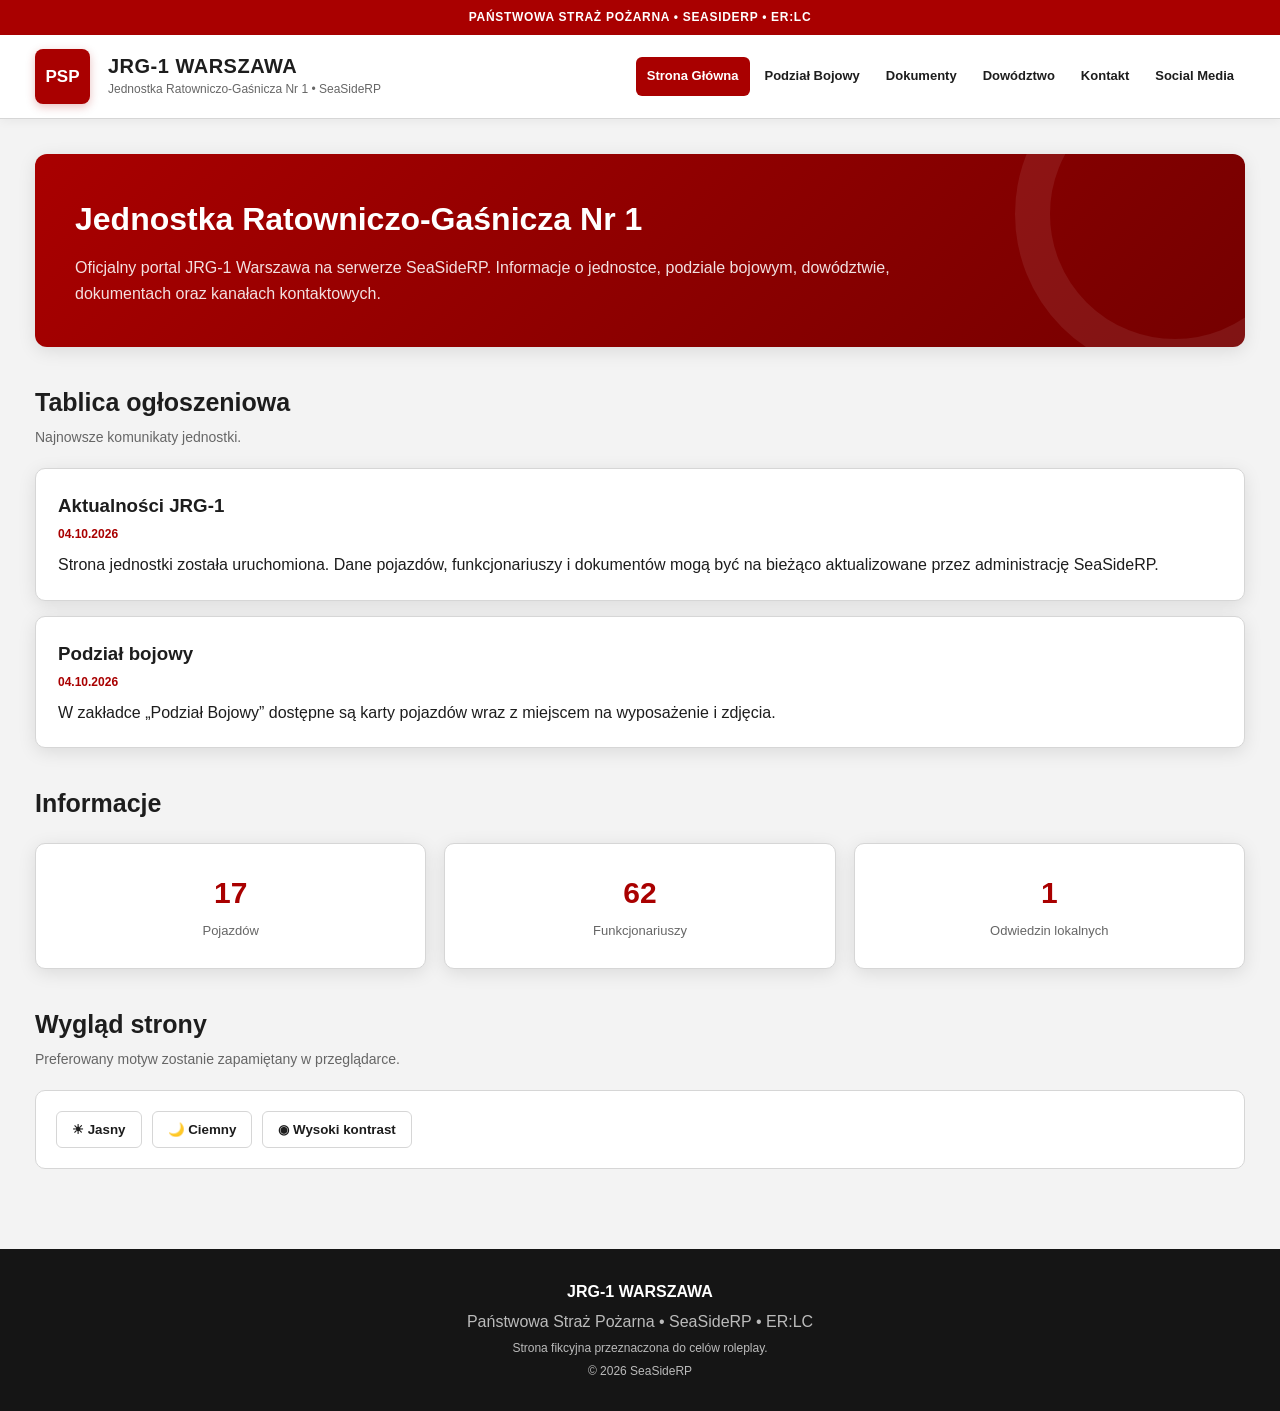
<file: index.html>
<!DOCTYPE html>
<html lang="pl"><head><meta charset="UTF-8"><meta name="viewport" content="width=device-width,initial-scale=1.0">
<title>Strona Główna | JRG-1 Warszawa | SeaSideRP</title><link rel="stylesheet" href="style.css"></head>
<body>
<div class="topbar">PAŃSTWOWA STRAŻ POŻARNA • SEASIDERP • ER:LC</div>
<header class="header"><div class="header-inner">
  <a class="logo" href="index.html">PSP</a>
  <div class="brand"><h1>JRG-1 WARSZAWA</h1><p>Jednostka Ratowniczo-Gaśnicza Nr 1 • SeaSideRP</p></div>
  <nav class="nav"><a class="active" href="index.html">Strona Główna</a><a class="" href="wozy.html">Podział Bojowy</a><a class="" href="dokumenty.html">Dokumenty</a><a class="" href="dowodztwo.html">Dowództwo</a><a class="" href="kontakt.html">Kontakt</a><a class="" href="social.html">Social Media</a></nav>
</div></header><main class="container">
<section class="hero">
<h2>Jednostka Ratowniczo-Gaśnicza Nr 1</h2>
<p>Oficjalny portal JRG-1 Warszawa na serwerze SeaSideRP. Informacje o jednostce, podziale bojowym, dowództwie, dokumentach oraz kanałach kontaktowych.</p>
</section>
<div class="section-head"><h2>Tablica ogłoszeniowa</h2><p>Najnowsze komunikaty jednostki.</p></div>
<div class="notice card"><h3>Aktualności JRG-1</h3><div class="date">04.10.2026</div><p>Strona jednostki została uruchomiona. Dane pojazdów, funkcjonariuszy i dokumentów mogą być na bieżąco aktualizowane przez administrację SeaSideRP.</p></div>
<div class="notice card"><h3>Podział bojowy</h3><div class="date">04.10.2026</div><p>W zakładce „Podział Bojowy” dostępne są karty pojazdów wraz z miejscem na wyposażenie i zdjęcia.</p></div>
<div class="section-head"><h2>Informacje</h2></div>
<div class="stats">
<div class="stat card"><b>17</b><span>Pojazdów</span></div>
<div class="stat card"><b>62</b><span>Funkcjonariuszy</span></div>
<div class="stat card"><b id="visitCounter">0</b><span>Odwiedzin lokalnych</span></div>
</div>
<div class="section-head"><h2>Wygląd strony</h2><p>Preferowany motyw zostanie zapamiętany w przeglądarce.</p></div>
<div class="theme-box"><button onclick="setTheme('light')">☀ Jasny</button><button onclick="setTheme('dark')">🌙 Ciemny</button><button onclick="setTheme('contrast')">◉ Wysoki kontrast</button></div>
</main>
<footer class="footer">
  <strong>JRG-1 WARSZAWA</strong>
  <p>Państwowa Straż Pożarna • SeaSideRP • ER:LC</p>
  <p class="small">Strona fikcyjna przeznaczona do celów roleplay.</p>
  <p class="small">© 2026 SeaSideRP</p>
</footer>

<script>
function setTheme(theme){
  document.body.classList.remove("dark","contrast");
  if(theme==="dark") document.body.classList.add("dark");
  if(theme==="contrast") document.body.classList.add("contrast");
  localStorage.setItem("jrgTheme",theme);
}
const savedTheme=localStorage.getItem("jrgTheme");
if(savedTheme) setTheme(savedTheme);

function toggleVehicle(el){el.classList.toggle("open");}

function updateVisits(){
  let visits=parseInt(localStorage.getItem("jrgVisits")||"0",10)+1;
  localStorage.setItem("jrgVisits",visits);
  const counter=document.getElementById("visitCounter");
  if(counter) counter.textContent=visits.toLocaleString("pl-PL");
}
document.addEventListener("DOMContentLoaded",updateVisits);
</script>
</body></html>
</file>
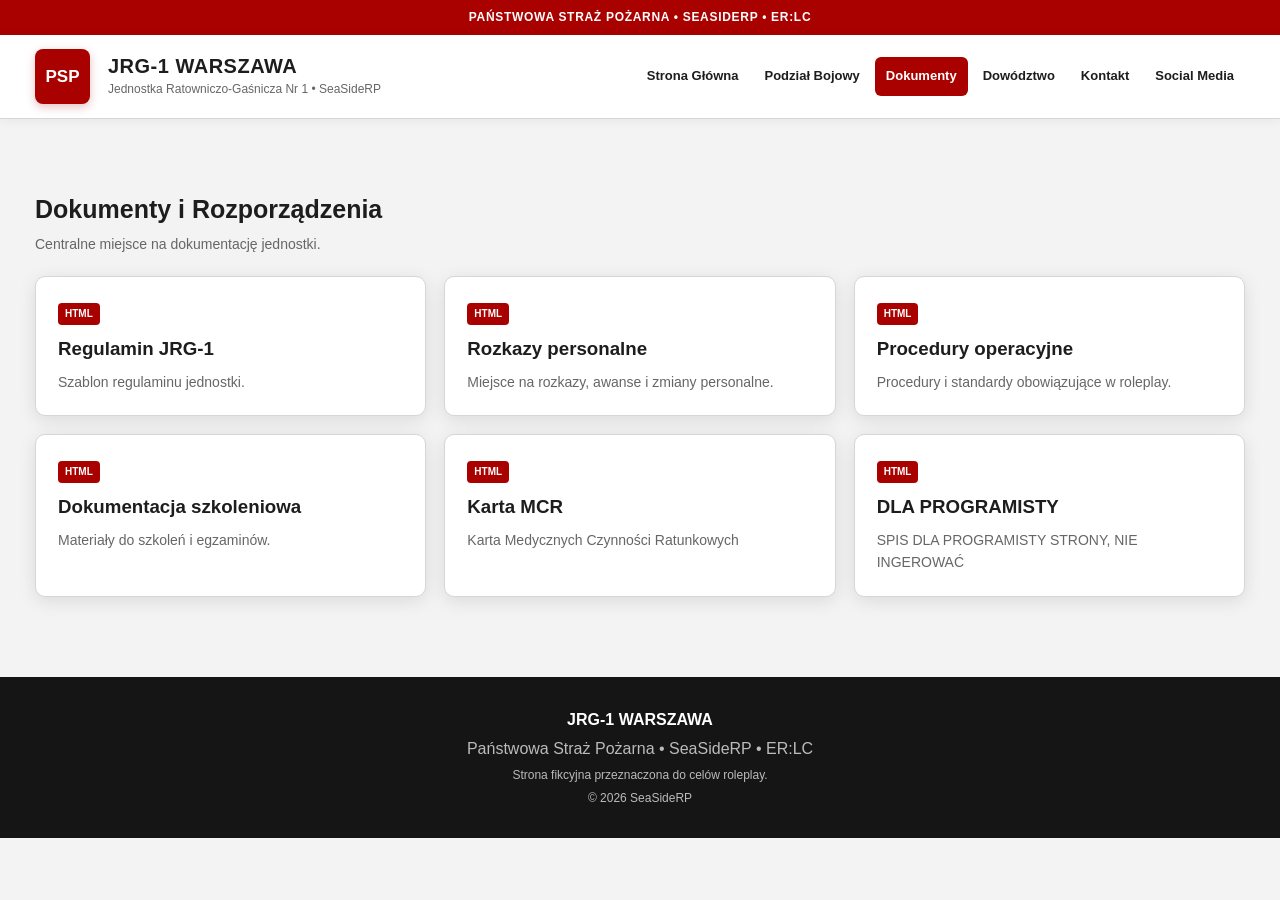
<file: dokumenty.html>
<!DOCTYPE html>
<html lang="pl"><head><meta charset="UTF-8"><meta name="viewport" content="width=device-width,initial-scale=1.0">
<title>Dokumenty i Rozporządzenia | JRG-1 Warszawa | SeaSideRP</title><link rel="stylesheet" href="style.css"></head>
<body>
<div class="topbar">PAŃSTWOWA STRAŻ POŻARNA • SEASIDERP • ER:LC</div>
<header class="header"><div class="header-inner">
  <a class="logo" href="index.html">PSP</a>
  <div class="brand"><h1>JRG-1 WARSZAWA</h1><p>Jednostka Ratowniczo-Gaśnicza Nr 1 • SeaSideRP</p></div>
  <nav class="nav"><a class="" href="index.html">Strona Główna</a><a class="" href="wozy.html">Podział Bojowy</a><a class="active" href="dokumenty.html">Dokumenty</a><a class="" href="dowodztwo.html">Dowództwo</a><a class="" href="kontakt.html">Kontakt</a><a class="" href="social.html">Social Media</a></nav>
</div></header><main class="container">
<div class="section-head"><h2>Dokumenty i Rozporządzenia</h2><p>Centralne miejsce na dokumentację jednostki.</p></div>
<div class="grid">
<a class="doc card link-card" href="#"><span class="badge">HTML</span><h3>Regulamin JRG-1</h3><p>Szablon regulaminu jednostki.</p></a>
<a class="doc card link-card" href="#"><span class="badge">HTML</span><h3>Rozkazy personalne</h3><p>Miejsce na rozkazy, awanse i zmiany personalne.</p></a>
<a class="doc card link-card" href="#"><span class="badge">HTML</span><h3>Procedury operacyjne</h3><p>Procedury i standardy obowiązujące w roleplay.</p></a>
<a class="doc card link-card" href="#"><span class="badge">HTML</span><h3>Dokumentacja szkoleniowa</h3><p>Materiały do szkoleń i egzaminów.</p></a>
<a class="doc card link-card" href="https://forms.gle/JNkUQW671bywEdc57"><span class="badge">HTML</span><h3>Karta MCR</h3><p>Karta Medycznych Czynności Ratunkowych</p></a>
<a class="doc card link-card" href="#"><span class="badge">HTML</span><h3>DLA PROGRAMISTY</h3><p>SPIS DLA PROGRAMISTY STRONY, NIE INGEROWAĆ</p></a>
</div>
</main>
<footer class="footer">
  <strong>JRG-1 WARSZAWA</strong>
  <p>Państwowa Straż Pożarna • SeaSideRP • ER:LC</p>
  <p class="small">Strona fikcyjna przeznaczona do celów roleplay.</p>
  <p class="small">© 2026 SeaSideRP</p>
</footer>

<script>
function setTheme(theme){
  document.body.classList.remove("dark","contrast");
  if(theme==="dark") document.body.classList.add("dark");
  if(theme==="contrast") document.body.classList.add("contrast");
  localStorage.setItem("jrgTheme",theme);
}
const savedTheme=localStorage.getItem("jrgTheme");
if(savedTheme) setTheme(savedTheme);

function toggleVehicle(el){el.classList.toggle("open");}

function updateVisits(){
  let visits=parseInt(localStorage.getItem("jrgVisits")||"0",10)+1;
  localStorage.setItem("jrgVisits",visits);
  const counter=document.getElementById("visitCounter");
  if(counter) counter.textContent=visits.toLocaleString("pl-PL");
}
document.addEventListener("DOMContentLoaded",updateVisits);
</script>
</body></html>
</file>
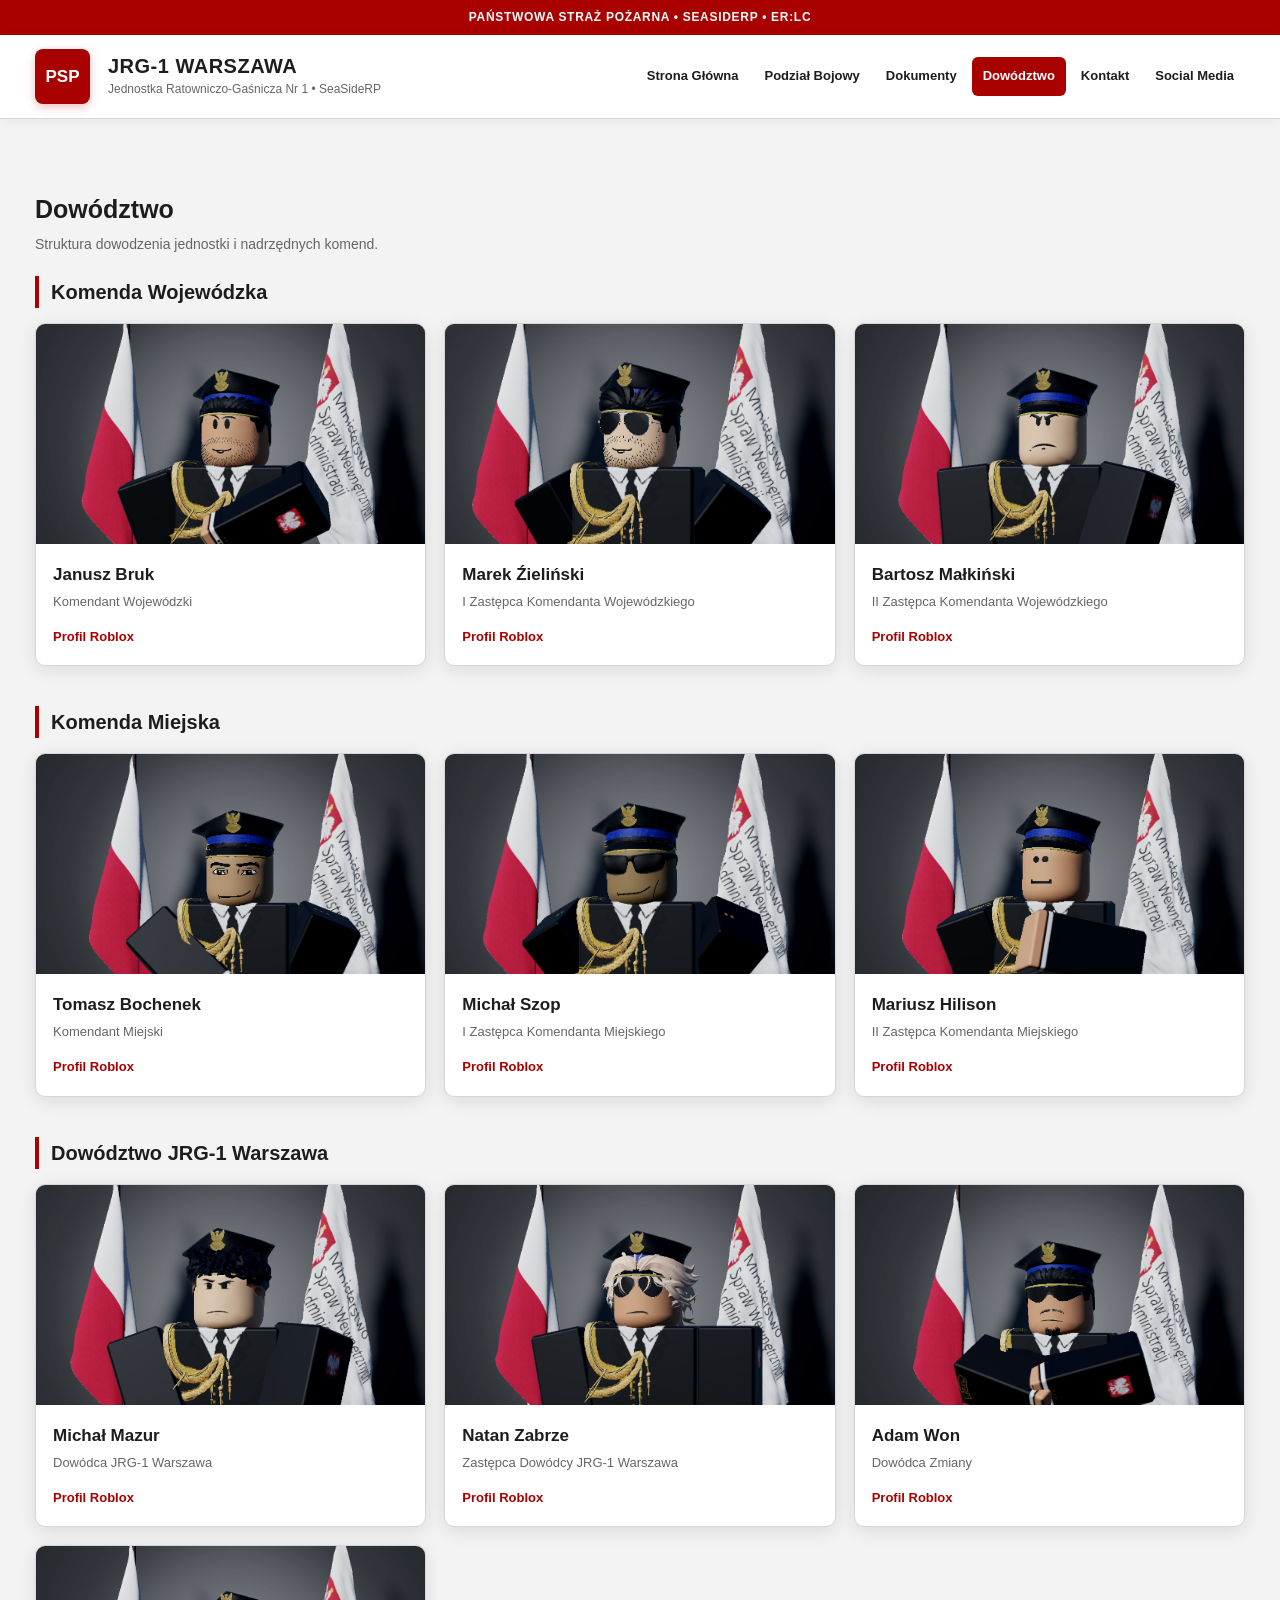
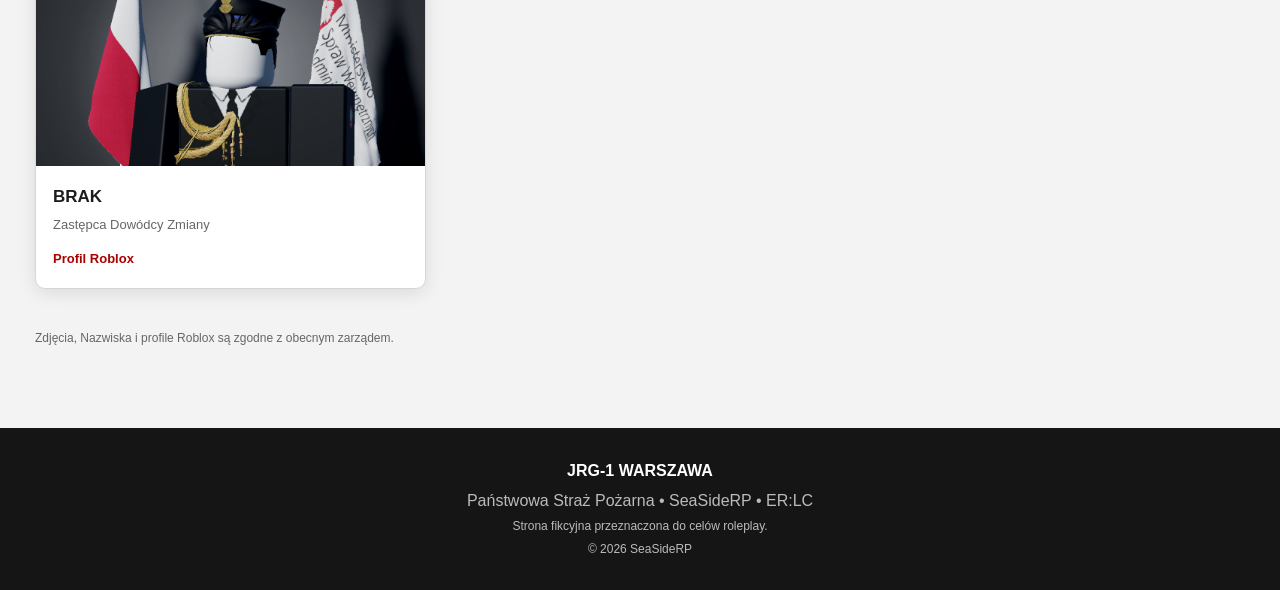
<file: dowodztwo.html>
<!DOCTYPE html>
<html lang="pl"><head><meta charset="UTF-8"><meta name="viewport" content="width=device-width,initial-scale=1.0">
<title>Dowództwo JRG-1 | JRG-1 Warszawa | SeaSideRP</title><link rel="stylesheet" href="style.css"></head>
<body>
<div class="topbar">PAŃSTWOWA STRAŻ POŻARNA • SEASIDERP • ER:LC</div>
<header class="header"><div class="header-inner">
  <a class="logo" href="index.html">PSP</a>
  <div class="brand"><h1>JRG-1 WARSZAWA</h1><p>Jednostka Ratowniczo-Gaśnicza Nr 1 • SeaSideRP</p></div>
  <nav class="nav"><a class="" href="index.html">Strona Główna</a><a class="" href="wozy.html">Podział Bojowy</a><a class="" href="dokumenty.html">Dokumenty</a><a class="active" href="dowodztwo.html">Dowództwo</a><a class="" href="kontakt.html">Kontakt</a><a class="" href="social.html">Social Media</a></nav>
</div></header><main class="container">
<div class="section-head"><h2>Dowództwo</h2><p>Struktura dowodzenia jednostki i nadrzędnych komend.</p></div>
<div class="command-group"><h3>Komenda Wojewódzka</h3><div class="grid"><div class="person card"><img src="nazako.png" alt="Komendant Wojewódzki"><div class="person-info"><h4>Janusz Bruk</h4><p>Komendant Wojewódzki</p><a class="roblox" href="https://www.roblox.com/users/487912028/profile" target="_blank">Profil Roblox</a></div></div><div class="person card"><img src="radziu.png" alt="I Zastępca Komendanta Wojewódzkiego"><div class="person-info"><h4>Marek Źieliński</h4><p>I Zastępca Komendanta Wojewódzkiego</p><a class="roblox" href="https://www.roblox.com/users/4297946060/profile" target="_blank">Profil Roblox</a></div></div><div class="person card"><img src="dzban.png" alt="II Zastępca Komendanta Wojewódzkiego"><div class="person-info"><h4>Bartosz Małkiński</h4><p>II Zastępca Komendanta Wojewódzkiego</p><a class="roblox" href="https://www.roblox.com/users/912828349/profile" target="_blank">Profil Roblox</a></div></div>
</div></div>
<div class="command-group"><h3>Komenda Miejska</h3><div class="grid"><div class="person card"><img src="bochen.png" alt="Komendant Miejski"><div class="person-info"><h4>Tomasz Bochenek</h4><p>Komendant Miejski</p><a class="roblox" href="https://www.roblox.com/users/3157273788/profile" target="_blank">Profil Roblox</a></div></div><div class="person card"><img src="karol.png" alt="I Zastępca Komendanta Miejskiego"><div class="person-info"><h4>Michał Szop</h4><p>I Zastępca Komendanta Miejskiego</p><a class="roblox" href="https://www.roblox.com/users/2250505492/profile" target="_blank">Profil Roblox</a></div></div><div class="person card"><img src="krycha.png" alt="II Zastępca Komendanta Miejskiego"><div class="person-info"><h4>Mariusz Hilison</h4><p>II Zastępca Komendanta Miejskiego</p><a class="roblox" href="https://www.roblox.com/users/3171853586/profile" target="_blank">Profil Roblox</a></div></div>
</div></div>
<div class="command-group"><h3>Dowództwo JRG-1 Warszawa</h3><div class="grid"><div class="person card"><img src="michalm.png" alt="Dowódca JRG-1 Warszawa"><div class="person-info"><h4>Michał Mazur</h4><p>Dowódca JRG-1 Warszawa</p><a class="roblox" href="https://www.roblox.com/users/4723096197/profile" target="_blank">Profil Roblox</a></div></div><div class="person card"><img src="natan.png" alt="Zastępca Dowódcy JRG-1 Warszawa"><div class="person-info"><h4>Natan Zabrze</h4><p>Zastępca Dowódcy JRG-1 Warszawa</p><a class="roblox" href="https://www.roblox.com/users/2206827518/profile" target="_blank">Profil Roblox</a></div></div><div class="person card"><img src="won.png" alt="Dowódca Zmiany"><div class="person-info"><h4>Adam Won</h4><p>Dowódca Zmiany</p><a class="roblox" href="https://www.roblox.com/users/1239873371/profile" target="_blank">Profil Roblox</a></div></div><div class="person card"><img src="puste.png" alt="Zastępca Dowódcy Zmiany"><div class="person-info"><h4>BRAK</h4><p>Zastępca Dowódcy Zmiany</p><a class="roblox" href="#" target="_blank">Profil Roblox</a></div></div>
</div></div>
<p class="small">Zdjęcia, Nazwiska i profile Roblox są zgodne z obecnym zarządem.</p>
</main>
<footer class="footer">
  <strong>JRG-1 WARSZAWA</strong>
  <p>Państwowa Straż Pożarna • SeaSideRP • ER:LC</p>
  <p class="small">Strona fikcyjna przeznaczona do celów roleplay.</p>
  <p class="small">© 2026 SeaSideRP</p>
</footer>

<script>
function setTheme(theme){
  document.body.classList.remove("dark","contrast");
  if(theme==="dark") document.body.classList.add("dark");
  if(theme==="contrast") document.body.classList.add("contrast");
  localStorage.setItem("jrgTheme",theme);
}
const savedTheme=localStorage.getItem("jrgTheme");
if(savedTheme) setTheme(savedTheme);

function toggleVehicle(el){el.classList.toggle("open");}

function updateVisits(){
  let visits=parseInt(localStorage.getItem("jrgVisits")||"0",10)+1;
  localStorage.setItem("jrgVisits",visits);
  const counter=document.getElementById("visitCounter");
  if(counter) counter.textContent=visits.toLocaleString("pl-PL");
}
document.addEventListener("DOMContentLoaded",updateVisits);
</script>
</body></html>
</file>
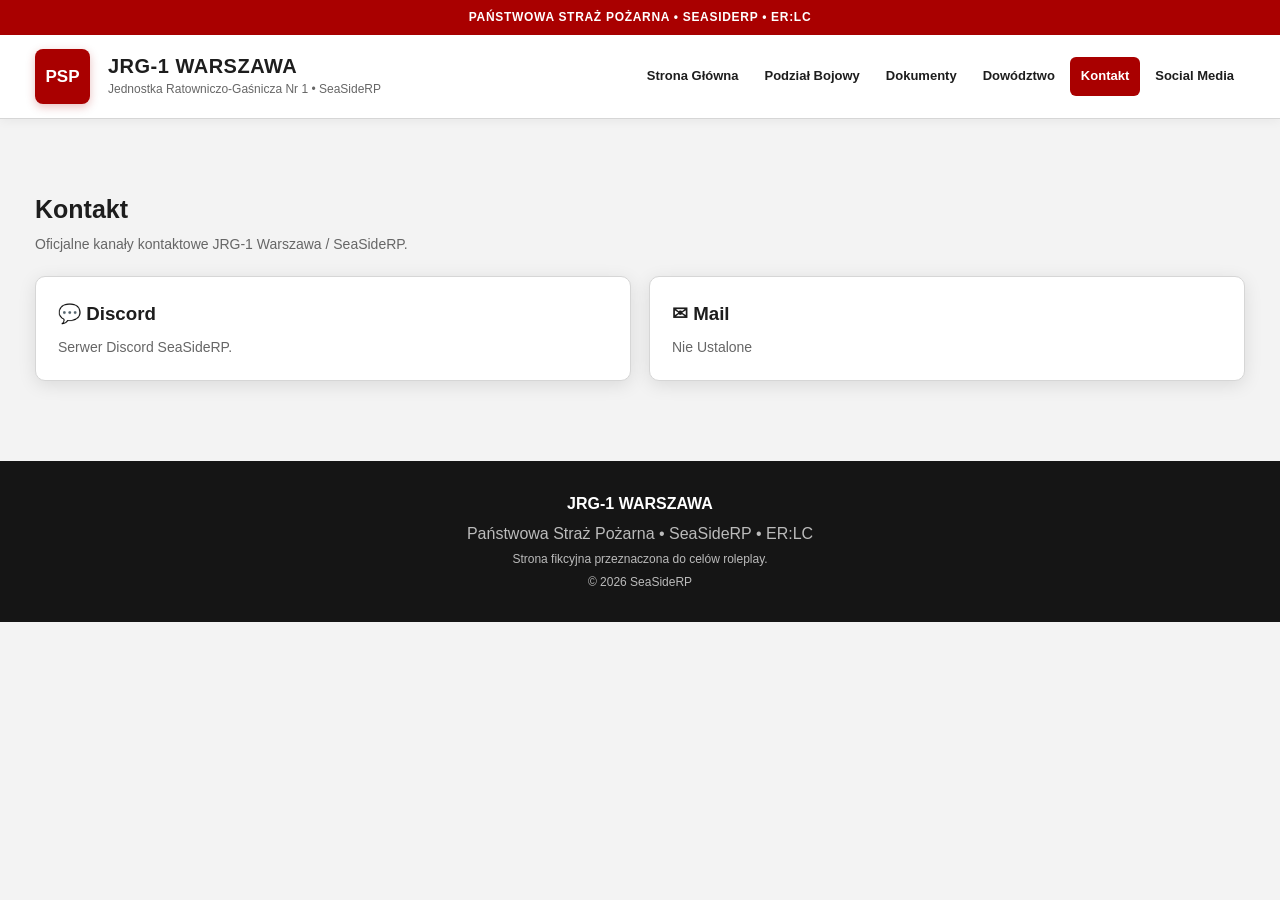
<file: kontakt.html>
<!DOCTYPE html>
<html lang="pl"><head><meta charset="UTF-8"><meta name="viewport" content="width=device-width,initial-scale=1.0">
<title>Kontakt | JRG-1 Warszawa | SeaSideRP</title><link rel="stylesheet" href="style.css"></head>
<body>
<div class="topbar">PAŃSTWOWA STRAŻ POŻARNA • SEASIDERP • ER:LC</div>
<header class="header"><div class="header-inner">
  <a class="logo" href="index.html">PSP</a>
  <div class="brand"><h1>JRG-1 WARSZAWA</h1><p>Jednostka Ratowniczo-Gaśnicza Nr 1 • SeaSideRP</p></div>
  <nav class="nav"><a class="" href="index.html">Strona Główna</a><a class="" href="wozy.html">Podział Bojowy</a><a class="" href="dokumenty.html">Dokumenty</a><a class="" href="dowodztwo.html">Dowództwo</a><a class="active" href="kontakt.html">Kontakt</a><a class="" href="social.html">Social Media</a></nav>
</div></header><main class="container">
<div class="section-head"><h2>Kontakt</h2><p>Oficjalne kanały kontaktowe JRG-1 Warszawa / SeaSideRP.</p></div>
<div class="contact-row">
<a class="card link-card" href="https://discord.gg/mt4f7Jhbq" target="_blank"><h3>💬 Discord</h3><p>Serwer Discord SeaSideRP.</p></a>
<a class="card link-card" href="mailto:jrgseasiderp@gmail.com"><h3>✉ Mail</h3><p>Nie Ustalone</p></a>
</div>
</main>
<footer class="footer">
  <strong>JRG-1 WARSZAWA</strong>
  <p>Państwowa Straż Pożarna • SeaSideRP • ER:LC</p>
  <p class="small">Strona fikcyjna przeznaczona do celów roleplay.</p>
  <p class="small">© 2026 SeaSideRP</p>
</footer>

<script>
function setTheme(theme){
  document.body.classList.remove("dark","contrast");
  if(theme==="dark") document.body.classList.add("dark");
  if(theme==="contrast") document.body.classList.add("contrast");
  localStorage.setItem("jrgTheme",theme);
}
const savedTheme=localStorage.getItem("jrgTheme");
if(savedTheme) setTheme(savedTheme);

function toggleVehicle(el){el.classList.toggle("open");}

function updateVisits(){
  let visits=parseInt(localStorage.getItem("jrgVisits")||"0",10)+1;
  localStorage.setItem("jrgVisits",visits);
  const counter=document.getElementById("visitCounter");
  if(counter) counter.textContent=visits.toLocaleString("pl-PL");
}
document.addEventListener("DOMContentLoaded",updateVisits);
</script>
</body></html>
</file>
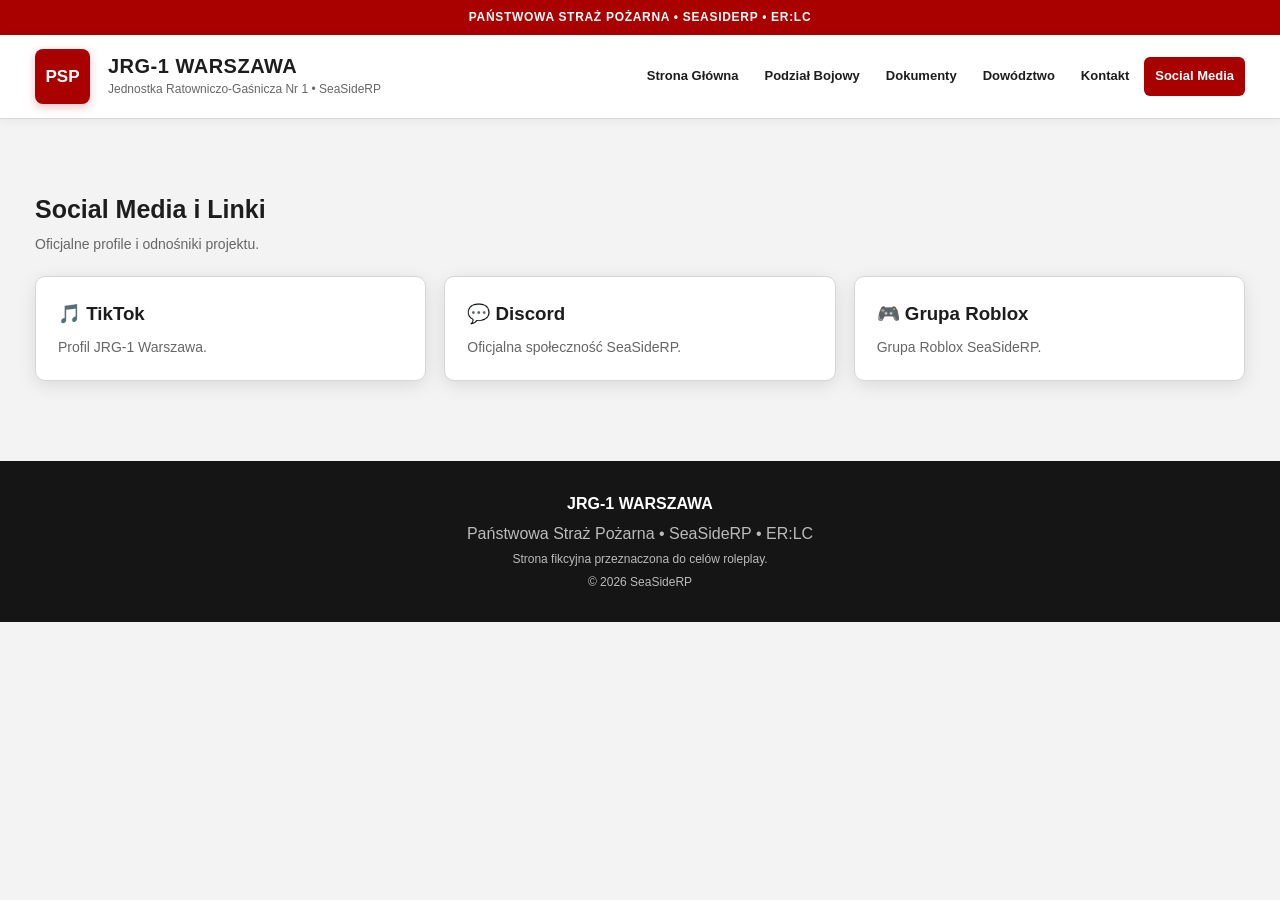
<file: social.html>
<!DOCTYPE html>
<html lang="pl"><head><meta charset="UTF-8"><meta name="viewport" content="width=device-width,initial-scale=1.0">
<title>Social Media i Linki | JRG-1 Warszawa | SeaSideRP</title><link rel="stylesheet" href="style.css"></head>
<body>
<div class="topbar">PAŃSTWOWA STRAŻ POŻARNA • SEASIDERP • ER:LC</div>
<header class="header"><div class="header-inner">
  <a class="logo" href="index.html">PSP</a>
  <div class="brand"><h1>JRG-1 WARSZAWA</h1><p>Jednostka Ratowniczo-Gaśnicza Nr 1 • SeaSideRP</p></div>
  <nav class="nav"><a class="" href="index.html">Strona Główna</a><a class="" href="wozy.html">Podział Bojowy</a><a class="" href="dokumenty.html">Dokumenty</a><a class="" href="dowodztwo.html">Dowództwo</a><a class="" href="kontakt.html">Kontakt</a><a class="active" href="social.html">Social Media</a></nav>
</div></header><main class="container">
<div class="section-head"><h2>Social Media i Linki</h2><p>Oficjalne profile i odnośniki projektu.</p></div>
<div class="grid">
<a class="card link-card" href="https://www.tiktok.com/@jrg1wwa_seasiderp" target="_blank"><h3>🎵 TikTok</h3><p>Profil JRG-1 Warszawa.</p></a>
<a class="card link-card" href="https://discord.gg/mt4f7Jhbq" target="_blank"><h3>💬 Discord</h3><p>Oficjalna społeczność SeaSideRP.</p></a>
<a class="card link-card" href="https://www.roblox.com/communities/325369275/PRM-PSP-SeaSideRP-Server-Frakcyjny#!/about" target="_blank"><h3>🎮 Grupa Roblox</h3><p>Grupa Roblox SeaSideRP.</p></a>
</div>
</main>
<footer class="footer">
  <strong>JRG-1 WARSZAWA</strong>
  <p>Państwowa Straż Pożarna • SeaSideRP • ER:LC</p>
  <p class="small">Strona fikcyjna przeznaczona do celów roleplay.</p>
  <p class="small">© 2026 SeaSideRP</p>
</footer>

<script>
function setTheme(theme){
  document.body.classList.remove("dark","contrast");
  if(theme==="dark") document.body.classList.add("dark");
  if(theme==="contrast") document.body.classList.add("contrast");
  localStorage.setItem("jrgTheme",theme);
}
const savedTheme=localStorage.getItem("jrgTheme");
if(savedTheme) setTheme(savedTheme);

function toggleVehicle(el){el.classList.toggle("open");}

function updateVisits(){
  let visits=parseInt(localStorage.getItem("jrgVisits")||"0",10)+1;
  localStorage.setItem("jrgVisits",visits);
  const counter=document.getElementById("visitCounter");
  if(counter) counter.textContent=visits.toLocaleString("pl-PL");
}
document.addEventListener("DOMContentLoaded",updateVisits);
</script>
</body></html>
</file>
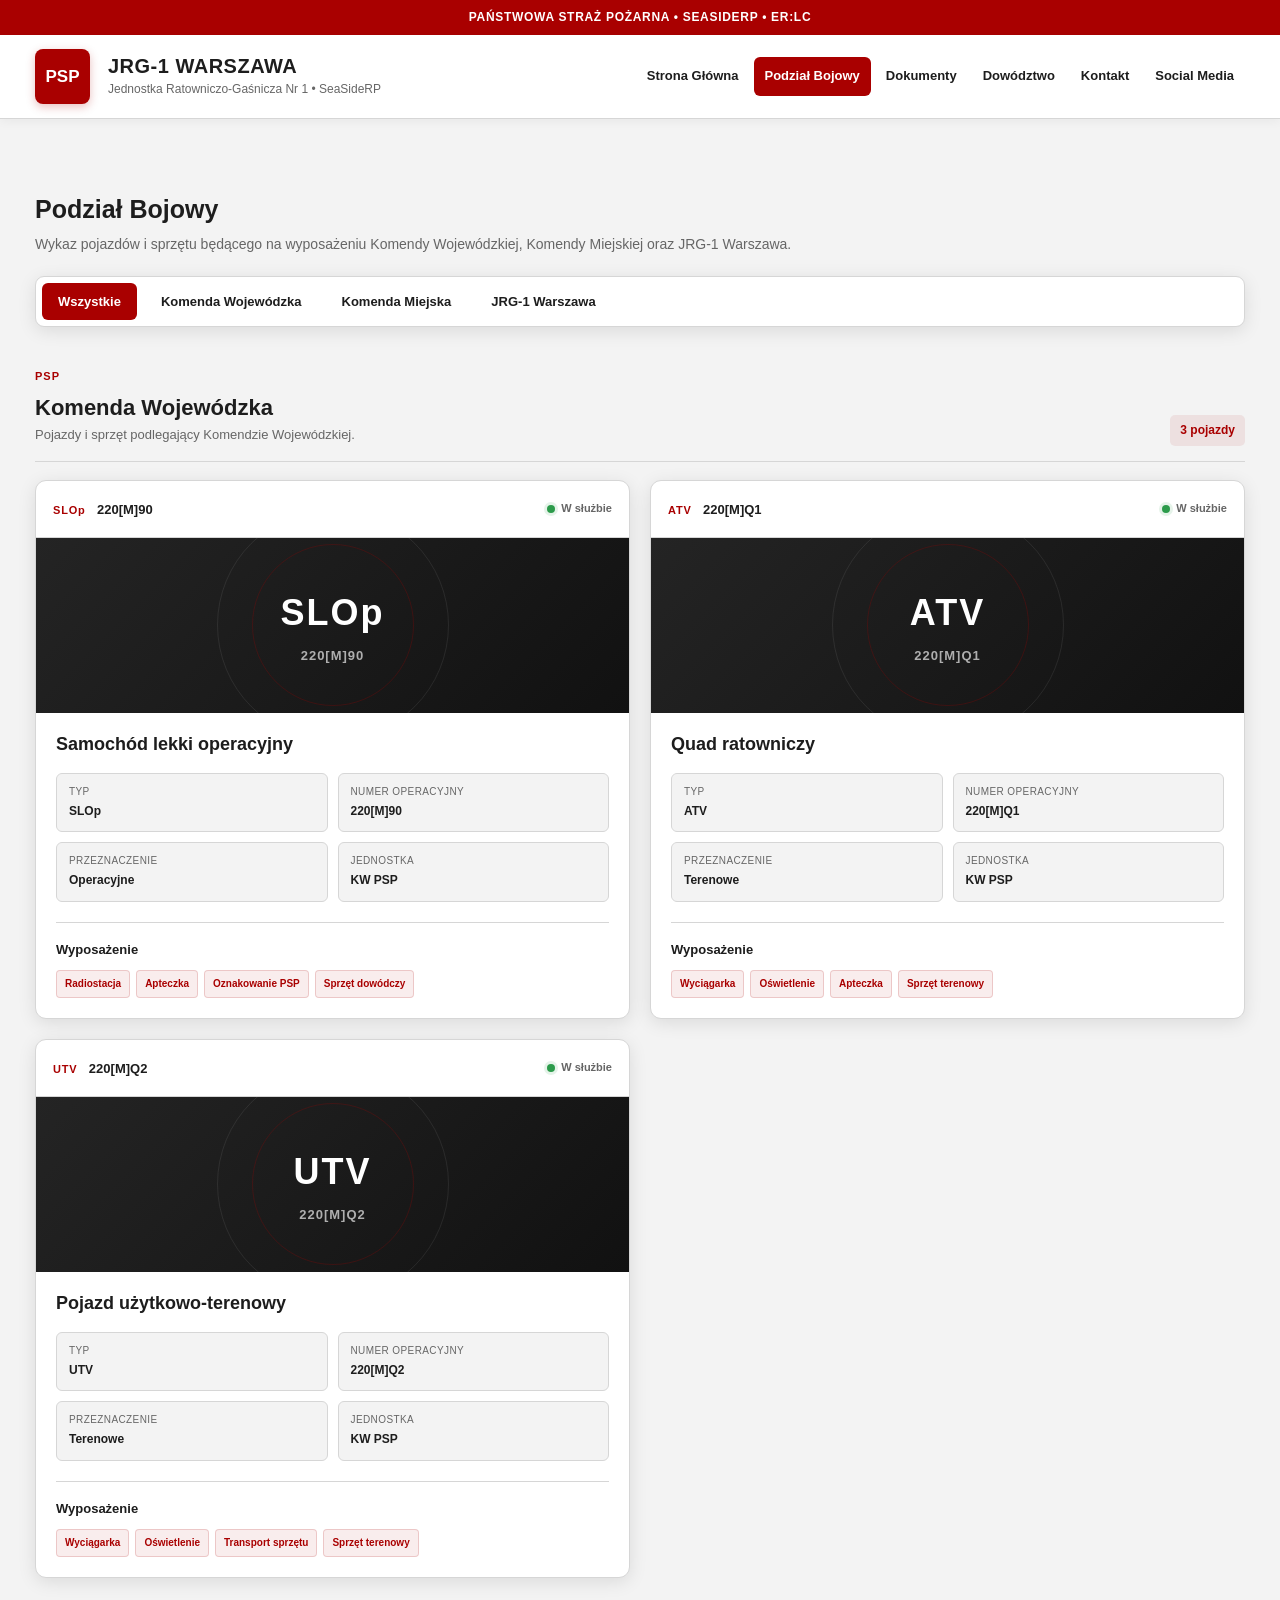
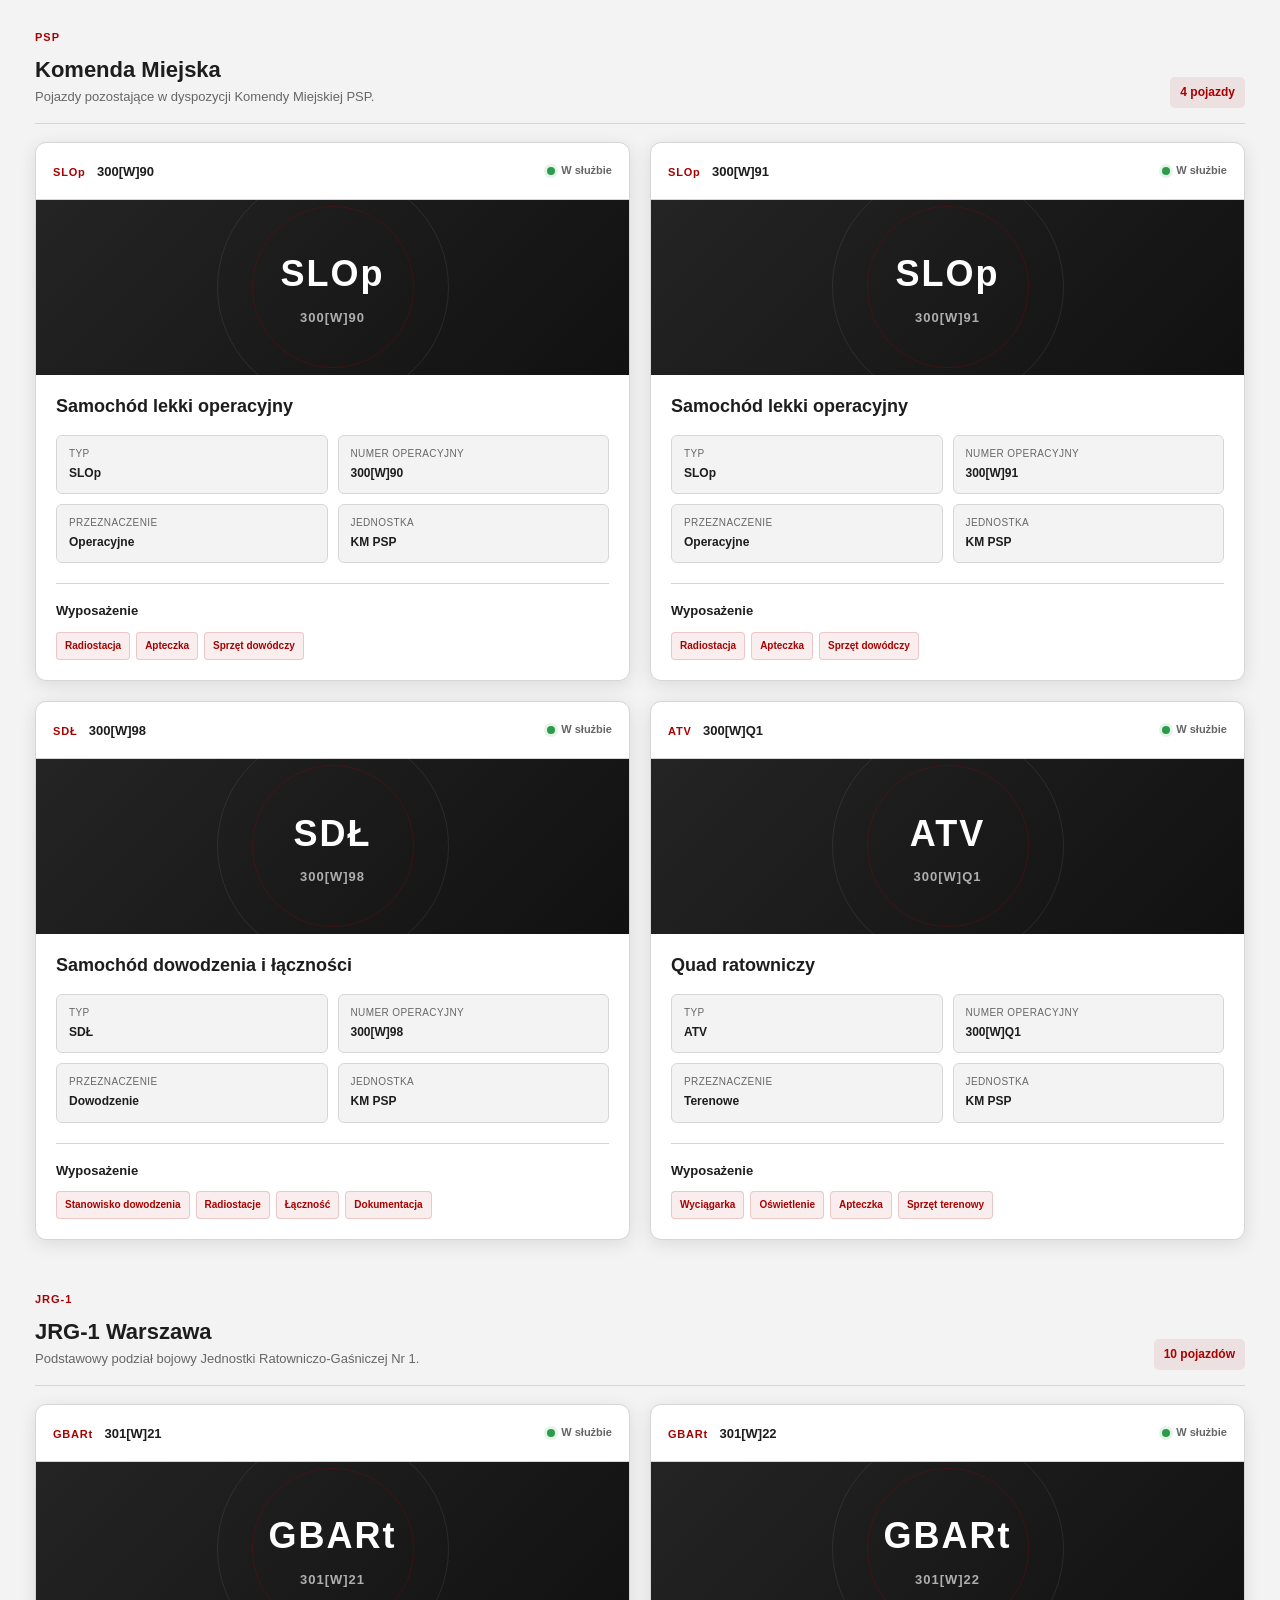
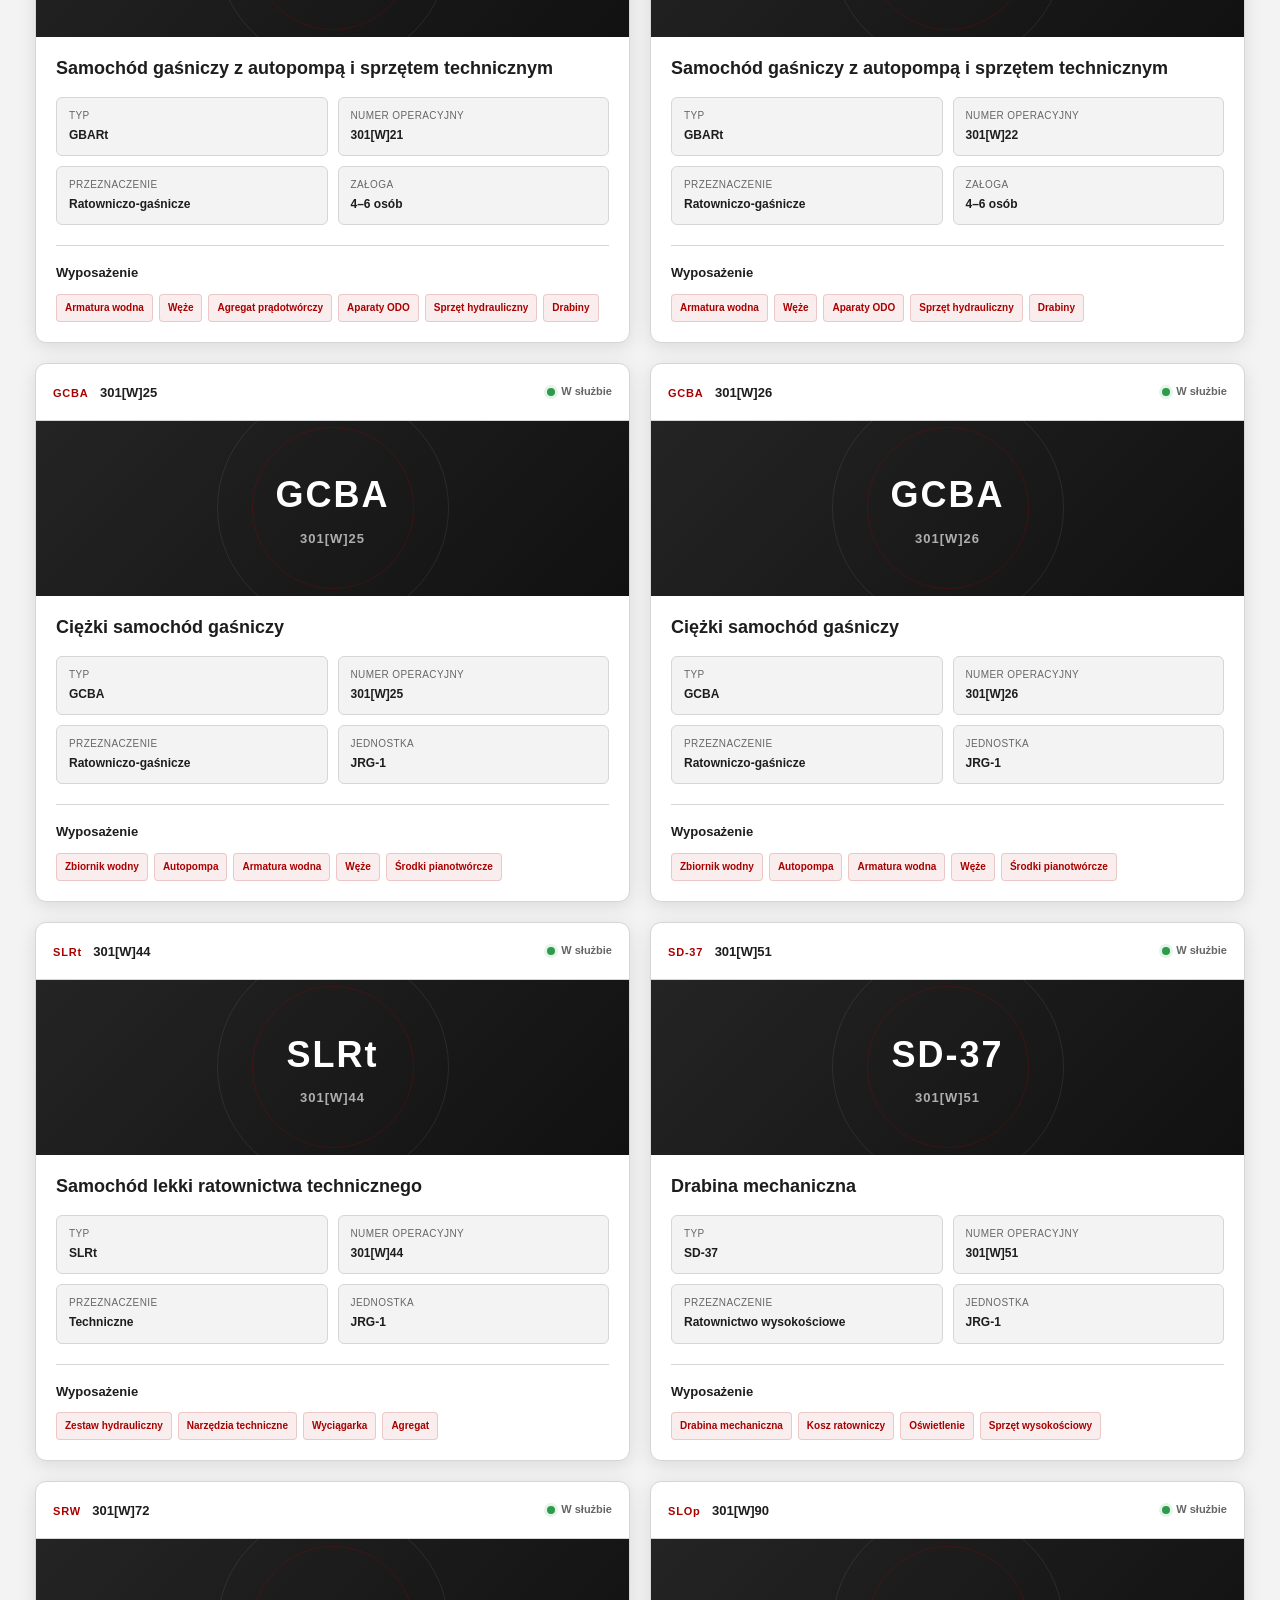
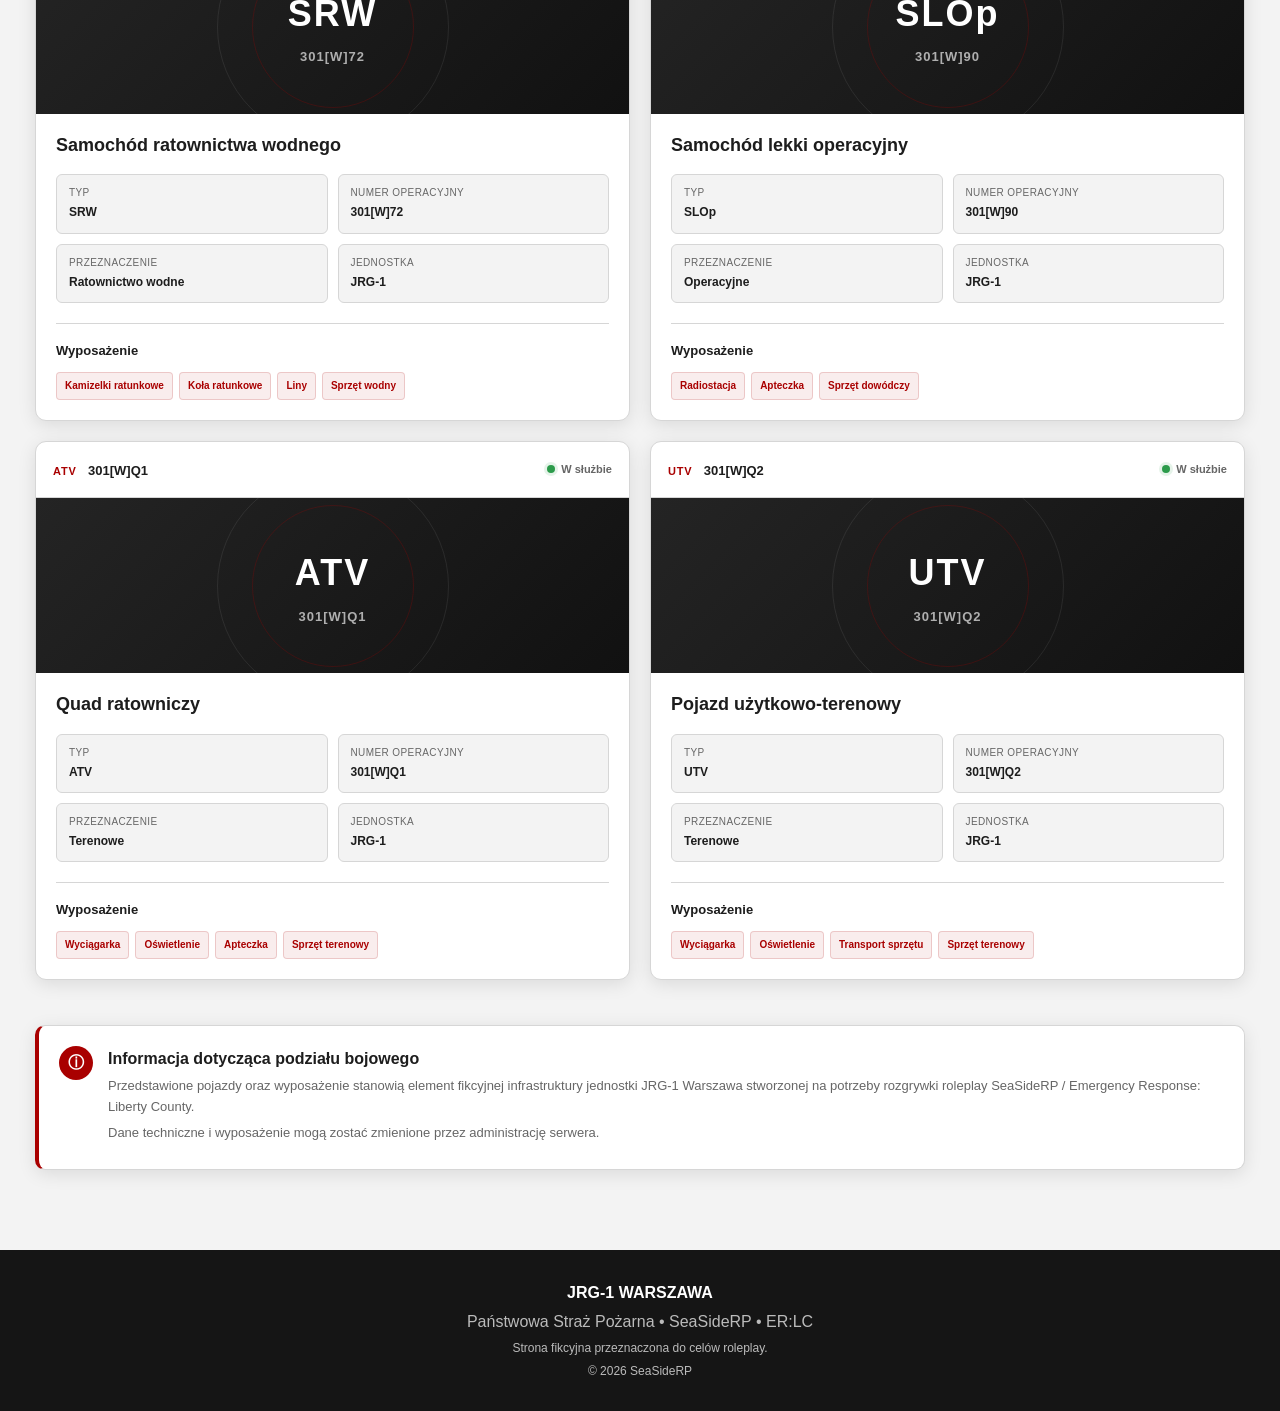
<file: wozy.html>
<!DOCTYPE html>
<html lang="pl">
<head>
  <meta charset="UTF-8">
  <meta name="viewport" content="width=device-width, initial-scale=1.0">

  <title>Podział Bojowy | JRG-1 Warszawa | SeaSideRP</title>

  <link rel="stylesheet" href="style.css">
</head>

<body>

<div class="topbar">
  PAŃSTWOWA STRAŻ POŻARNA • SEASIDERP • ER:LC
</div>

<header class="header">
  <div class="header-inner">

    <a class="logo" href="index.html">PSP</a>

    <div class="brand">
      <h1>JRG-1 WARSZAWA</h1>
      <p>Jednostka Ratowniczo-Gaśnicza Nr 1 • SeaSideRP</p>
    </div>

    <nav class="nav">
      <a href="index.html">Strona Główna</a>
      <a class="active" href="wozy.html">Podział Bojowy</a>
      <a href="dokumenty.html">Dokumenty</a>
      <a href="dowodztwo.html">Dowództwo</a>
      <a href="kontakt.html">Kontakt</a>
      <a href="social.html">Social Media</a>
    </nav>

  </div>
</header>


<main class="container">

  <!-- NAGŁÓWEK -->

  <div class="section-head">
    <h2>Podział Bojowy</h2>
    <p>
      Wykaz pojazdów i sprzętu będącego na wyposażeniu Komendy Wojewódzkiej,
      Komendy Miejskiej oraz JRG-1 Warszawa.
    </p>
  </div>


  <!-- FILTRY -->

  <div class="vehicle-filters">

    <button class="vehicle-filter active" data-filter="all">
      Wszystkie
    </button>

    <button class="vehicle-filter" data-filter="wojewodzka">
      Komenda Wojewódzka
    </button>

    <button class="vehicle-filter" data-filter="miejska">
      Komenda Miejska
    </button>

    <button class="vehicle-filter" data-filter="jrg1">
      JRG-1 Warszawa
    </button>

  </div>


  <!-- KOMENDA WOJEWÓDZKA -->

  <section class="vehicle-section" data-section="wojewodzka">

    <div class="vehicle-section-header">
      <div>
        <span class="vehicle-section-label">PSP</span>
        <h3>Komenda Wojewódzka</h3>
        <p>Pojazdy i sprzęt podlegający Komendzie Wojewódzkiej.</p>
      </div>

      <span class="vehicle-section-count">3 pojazdy</span>
    </div>


    <div class="vehicles-grid">

      <!-- 220[M]90 -->

      <article class="vehicle-card">

        <div class="vehicle-card-top">
          <div>
            <span class="vehicle-type">SLOp</span>
            <span class="vehicle-number">220[M]90</span>
          </div>

          <span class="vehicle-status">
            <span class="status-dot"></span>
            W służbie
          </span>
        </div>

        <div class="vehicle-visual">
          <div class="vehicle-symbol">SLOp</div>
          <div class="vehicle-code">220[M]90</div>
        </div>

        <div class="vehicle-content">

          <h3>Samochód lekki operacyjny</h3>

          <div class="vehicle-specs">

            <div class="vehicle-spec">
              <span>Typ</span>
              <strong>SLOp</strong>
            </div>

            <div class="vehicle-spec">
              <span>Numer operacyjny</span>
              <strong>220[M]90</strong>
            </div>

            <div class="vehicle-spec">
              <span>Przeznaczenie</span>
              <strong>Operacyjne</strong>
            </div>

            <div class="vehicle-spec">
              <span>Jednostka</span>
              <strong>KW PSP</strong>
            </div>

          </div>

          <div class="vehicle-equipment">
            <h4>Wyposażenie</h4>

            <div class="equipment-list">
              <span class="equipment-tag">Radiostacja</span>
              <span class="equipment-tag">Apteczka</span>
              <span class="equipment-tag">Oznakowanie PSP</span>
              <span class="equipment-tag">Sprzęt dowódczy</span>
            </div>
          </div>

        </div>

      </article>


      <!-- 220[M]Q1 -->

      <article class="vehicle-card">

        <div class="vehicle-card-top">
          <div>
            <span class="vehicle-type">ATV</span>
            <span class="vehicle-number">220[M]Q1</span>
          </div>

          <span class="vehicle-status">
            <span class="status-dot"></span>
            W służbie
          </span>
        </div>

        <div class="vehicle-visual">
          <div class="vehicle-symbol">ATV</div>
          <div class="vehicle-code">220[M]Q1</div>
        </div>

        <div class="vehicle-content">

          <h3>Quad ratowniczy</h3>

          <div class="vehicle-specs">

            <div class="vehicle-spec">
              <span>Typ</span>
              <strong>ATV</strong>
            </div>

            <div class="vehicle-spec">
              <span>Numer operacyjny</span>
              <strong>220[M]Q1</strong>
            </div>

            <div class="vehicle-spec">
              <span>Przeznaczenie</span>
              <strong>Terenowe</strong>
            </div>

            <div class="vehicle-spec">
              <span>Jednostka</span>
              <strong>KW PSP</strong>
            </div>

          </div>

          <div class="vehicle-equipment">
            <h4>Wyposażenie</h4>

            <div class="equipment-list">
              <span class="equipment-tag">Wyciągarka</span>
              <span class="equipment-tag">Oświetlenie</span>
              <span class="equipment-tag">Apteczka</span>
              <span class="equipment-tag">Sprzęt terenowy</span>
            </div>
          </div>

        </div>

      </article>


      <!-- 220[M]Q2 -->

      <article class="vehicle-card">

        <div class="vehicle-card-top">
          <div>
            <span class="vehicle-type">UTV</span>
            <span class="vehicle-number">220[M]Q2</span>
          </div>

          <span class="vehicle-status">
            <span class="status-dot"></span>
            W służbie
          </span>
        </div>

        <div class="vehicle-visual">
          <div class="vehicle-symbol">UTV</div>
          <div class="vehicle-code">220[M]Q2</div>
        </div>

        <div class="vehicle-content">

          <h3>Pojazd użytkowo-terenowy</h3>

          <div class="vehicle-specs">

            <div class="vehicle-spec">
              <span>Typ</span>
              <strong>UTV</strong>
            </div>

            <div class="vehicle-spec">
              <span>Numer operacyjny</span>
              <strong>220[M]Q2</strong>
            </div>

            <div class="vehicle-spec">
              <span>Przeznaczenie</span>
              <strong>Terenowe</strong>
            </div>

            <div class="vehicle-spec">
              <span>Jednostka</span>
              <strong>KW PSP</strong>
            </div>

          </div>

          <div class="vehicle-equipment">
            <h4>Wyposażenie</h4>

            <div class="equipment-list">
              <span class="equipment-tag">Wyciągarka</span>
              <span class="equipment-tag">Oświetlenie</span>
              <span class="equipment-tag">Transport sprzętu</span>
              <span class="equipment-tag">Sprzęt terenowy</span>
            </div>
          </div>

        </div>

      </article>

    </div>

  </section>


  <!-- KOMENDA MIEJSKA -->

  <section class="vehicle-section" data-section="miejska">

    <div class="vehicle-section-header">
      <div>
        <span class="vehicle-section-label">PSP</span>
        <h3>Komenda Miejska</h3>
        <p>Pojazdy pozostające w dyspozycji Komendy Miejskiej PSP.</p>
      </div>

      <span class="vehicle-section-count">4 pojazdy</span>
    </div>


    <div class="vehicles-grid">

      <!-- 300[W]90 -->

      <article class="vehicle-card">

        <div class="vehicle-card-top">
          <div>
            <span class="vehicle-type">SLOp</span>
            <span class="vehicle-number">300[W]90</span>
          </div>

          <span class="vehicle-status">
            <span class="status-dot"></span>
            W służbie
          </span>
        </div>

        <div class="vehicle-visual">
          <div class="vehicle-symbol">SLOp</div>
          <div class="vehicle-code">300[W]90</div>
        </div>

        <div class="vehicle-content">

          <h3>Samochód lekki operacyjny</h3>

          <div class="vehicle-specs">
            <div class="vehicle-spec">
              <span>Typ</span>
              <strong>SLOp</strong>
            </div>

            <div class="vehicle-spec">
              <span>Numer operacyjny</span>
              <strong>300[W]90</strong>
            </div>

            <div class="vehicle-spec">
              <span>Przeznaczenie</span>
              <strong>Operacyjne</strong>
            </div>

            <div class="vehicle-spec">
              <span>Jednostka</span>
              <strong>KM PSP</strong>
            </div>
          </div>

          <div class="vehicle-equipment">
            <h4>Wyposażenie</h4>

            <div class="equipment-list">
              <span class="equipment-tag">Radiostacja</span>
              <span class="equipment-tag">Apteczka</span>
              <span class="equipment-tag">Sprzęt dowódczy</span>
            </div>
          </div>

        </div>

      </article>


      <!-- 300[W]91 -->

      <article class="vehicle-card">

        <div class="vehicle-card-top">
          <div>
            <span class="vehicle-type">SLOp</span>
            <span class="vehicle-number">300[W]91</span>
          </div>

          <span class="vehicle-status">
            <span class="status-dot"></span>
            W służbie
          </span>
        </div>

        <div class="vehicle-visual">
          <div class="vehicle-symbol">SLOp</div>
          <div class="vehicle-code">300[W]91</div>
        </div>

        <div class="vehicle-content">

          <h3>Samochód lekki operacyjny</h3>

          <div class="vehicle-specs">
            <div class="vehicle-spec">
              <span>Typ</span>
              <strong>SLOp</strong>
            </div>

            <div class="vehicle-spec">
              <span>Numer operacyjny</span>
              <strong>300[W]91</strong>
            </div>

            <div class="vehicle-spec">
              <span>Przeznaczenie</span>
              <strong>Operacyjne</strong>
            </div>

            <div class="vehicle-spec">
              <span>Jednostka</span>
              <strong>KM PSP</strong>
            </div>
          </div>

          <div class="vehicle-equipment">
            <h4>Wyposażenie</h4>

            <div class="equipment-list">
              <span class="equipment-tag">Radiostacja</span>
              <span class="equipment-tag">Apteczka</span>
              <span class="equipment-tag">Sprzęt dowódczy</span>
            </div>
          </div>

        </div>

      </article>


      <!-- 300[W]98 -->

      <article class="vehicle-card">

        <div class="vehicle-card-top">
          <div>
            <span class="vehicle-type">SDŁ</span>
            <span class="vehicle-number">300[W]98</span>
          </div>

          <span class="vehicle-status">
            <span class="status-dot"></span>
            W służbie
          </span>
        </div>

        <div class="vehicle-visual">
          <div class="vehicle-symbol">SDŁ</div>
          <div class="vehicle-code">300[W]98</div>
        </div>

        <div class="vehicle-content">

          <h3>Samochód dowodzenia i łączności</h3>

          <div class="vehicle-specs">
            <div class="vehicle-spec">
              <span>Typ</span>
              <strong>SDŁ</strong>
            </div>

            <div class="vehicle-spec">
              <span>Numer operacyjny</span>
              <strong>300[W]98</strong>
            </div>

            <div class="vehicle-spec">
              <span>Przeznaczenie</span>
              <strong>Dowodzenie</strong>
            </div>

            <div class="vehicle-spec">
              <span>Jednostka</span>
              <strong>KM PSP</strong>
            </div>
          </div>

          <div class="vehicle-equipment">
            <h4>Wyposażenie</h4>

            <div class="equipment-list">
              <span class="equipment-tag">Stanowisko dowodzenia</span>
              <span class="equipment-tag">Radiostacje</span>
              <span class="equipment-tag">Łączność</span>
              <span class="equipment-tag">Dokumentacja</span>
            </div>
          </div>

        </div>

      </article>


      <!-- 300[W]Q1 -->

      <article class="vehicle-card">

        <div class="vehicle-card-top">
          <div>
            <span class="vehicle-type">ATV</span>
            <span class="vehicle-number">300[W]Q1</span>
          </div>

          <span class="vehicle-status">
            <span class="status-dot"></span>
            W służbie
          </span>
        </div>

        <div class="vehicle-visual">
          <div class="vehicle-symbol">ATV</div>
          <div class="vehicle-code">300[W]Q1</div>
        </div>

        <div class="vehicle-content">

          <h3>Quad ratowniczy</h3>

          <div class="vehicle-specs">
            <div class="vehicle-spec">
              <span>Typ</span>
              <strong>ATV</strong>
            </div>

            <div class="vehicle-spec">
              <span>Numer operacyjny</span>
              <strong>300[W]Q1</strong>
            </div>

            <div class="vehicle-spec">
              <span>Przeznaczenie</span>
              <strong>Terenowe</strong>
            </div>

            <div class="vehicle-spec">
              <span>Jednostka</span>
              <strong>KM PSP</strong>
            </div>
          </div>

          <div class="vehicle-equipment">
            <h4>Wyposażenie</h4>

            <div class="equipment-list">
              <span class="equipment-tag">Wyciągarka</span>
              <span class="equipment-tag">Oświetlenie</span>
              <span class="equipment-tag">Apteczka</span>
              <span class="equipment-tag">Sprzęt terenowy</span>
            </div>
          </div>

        </div>

      </article>

    </div>

  </section>


  <!-- JRG-1 -->

  <section class="vehicle-section" data-section="jrg1">

    <div class="vehicle-section-header">
      <div>
        <span class="vehicle-section-label">JRG-1</span>
        <h3>JRG-1 Warszawa</h3>
        <p>Podstawowy podział bojowy Jednostki Ratowniczo-Gaśniczej Nr 1.</p>
      </div>

      <span class="vehicle-section-count">10 pojazdów</span>
    </div>


    <div class="vehicles-grid">


      <!-- 301[W]21 -->

      <article class="vehicle-card">

        <div class="vehicle-card-top">
          <div>
            <span class="vehicle-type">GBARt</span>
            <span class="vehicle-number">301[W]21</span>
          </div>

          <span class="vehicle-status">
            <span class="status-dot"></span>
            W służbie
          </span>
        </div>

        <div class="vehicle-visual">
          <div class="vehicle-symbol">GBARt</div>
          <div class="vehicle-code">301[W]21</div>
        </div>

        <div class="vehicle-content">

          <h3>Samochód gaśniczy z autopompą i sprzętem technicznym</h3>

          <div class="vehicle-specs">

            <div class="vehicle-spec">
              <span>Typ</span>
              <strong>GBARt</strong>
            </div>

            <div class="vehicle-spec">
              <span>Numer operacyjny</span>
              <strong>301[W]21</strong>
            </div>

            <div class="vehicle-spec">
              <span>Przeznaczenie</span>
              <strong>Ratowniczo-gaśnicze</strong>
            </div>

            <div class="vehicle-spec">
              <span>Załoga</span>
              <strong>4–6 osób</strong>
            </div>

          </div>

          <div class="vehicle-equipment">

            <h4>Wyposażenie</h4>

            <div class="equipment-list">
              <span class="equipment-tag">Armatura wodna</span>
              <span class="equipment-tag">Węże</span>
              <span class="equipment-tag">Agregat prądotwórczy</span>
              <span class="equipment-tag">Aparaty ODO</span>
              <span class="equipment-tag">Sprzęt hydrauliczny</span>
              <span class="equipment-tag">Drabiny</span>
            </div>

          </div>

        </div>

      </article>


      <!-- 301[W]22 -->

      <article class="vehicle-card">

        <div class="vehicle-card-top">
          <div>
            <span class="vehicle-type">GBARt</span>
            <span class="vehicle-number">301[W]22</span>
          </div>

          <span class="vehicle-status">
            <span class="status-dot"></span>
            W służbie
          </span>
        </div>

        <div class="vehicle-visual">
          <div class="vehicle-symbol">GBARt</div>
          <div class="vehicle-code">301[W]22</div>
        </div>

        <div class="vehicle-content">

          <h3>Samochód gaśniczy z autopompą i sprzętem technicznym</h3>

          <div class="vehicle-specs">

            <div class="vehicle-spec">
              <span>Typ</span>
              <strong>GBARt</strong>
            </div>

            <div class="vehicle-spec">
              <span>Numer operacyjny</span>
              <strong>301[W]22</strong>
            </div>

            <div class="vehicle-spec">
              <span>Przeznaczenie</span>
              <strong>Ratowniczo-gaśnicze</strong>
            </div>

            <div class="vehicle-spec">
              <span>Załoga</span>
              <strong>4–6 osób</strong>
            </div>

          </div>

          <div class="vehicle-equipment">

            <h4>Wyposażenie</h4>

            <div class="equipment-list">
              <span class="equipment-tag">Armatura wodna</span>
              <span class="equipment-tag">Węże</span>
              <span class="equipment-tag">Aparaty ODO</span>
              <span class="equipment-tag">Sprzęt hydrauliczny</span>
              <span class="equipment-tag">Drabiny</span>
            </div>

          </div>

        </div>

      </article>


      <!-- 301[W]25 -->

      <article class="vehicle-card">

        <div class="vehicle-card-top">
          <div>
            <span class="vehicle-type">GCBA</span>
            <span class="vehicle-number">301[W]25</span>
          </div>

          <span class="vehicle-status">
            <span class="status-dot"></span>
            W służbie
          </span>
        </div>

        <div class="vehicle-visual">
          <div class="vehicle-symbol">GCBA</div>
          <div class="vehicle-code">301[W]25</div>
        </div>

        <div class="vehicle-content">

          <h3>Ciężki samochód gaśniczy</h3>

          <div class="vehicle-specs">
            <div class="vehicle-spec">
              <span>Typ</span>
              <strong>GCBA</strong>
            </div>

            <div class="vehicle-spec">
              <span>Numer operacyjny</span>
              <strong>301[W]25</strong>
            </div>

            <div class="vehicle-spec">
              <span>Przeznaczenie</span>
              <strong>Ratowniczo-gaśnicze</strong>
            </div>

            <div class="vehicle-spec">
              <span>Jednostka</span>
              <strong>JRG-1</strong>
            </div>
          </div>

          <div class="vehicle-equipment">
            <h4>Wyposażenie</h4>

            <div class="equipment-list">
              <span class="equipment-tag">Zbiornik wodny</span>
              <span class="equipment-tag">Autopompa</span>
              <span class="equipment-tag">Armatura wodna</span>
              <span class="equipment-tag">Węże</span>
              <span class="equipment-tag">Środki pianotwórcze</span>
            </div>
          </div>

        </div>

      </article>


      <!-- 301[W]26 -->

      <article class="vehicle-card">

        <div class="vehicle-card-top">
          <div>
            <span class="vehicle-type">GCBA</span>
            <span class="vehicle-number">301[W]26</span>
          </div>

          <span class="vehicle-status">
            <span class="status-dot"></span>
            W służbie
          </span>
        </div>

        <div class="vehicle-visual">
          <div class="vehicle-symbol">GCBA</div>
          <div class="vehicle-code">301[W]26</div>
        </div>

        <div class="vehicle-content">

          <h3>Ciężki samochód gaśniczy</h3>

          <div class="vehicle-specs">
            <div class="vehicle-spec">
              <span>Typ</span>
              <strong>GCBA</strong>
            </div>

            <div class="vehicle-spec">
              <span>Numer operacyjny</span>
              <strong>301[W]26</strong>
            </div>

            <div class="vehicle-spec">
              <span>Przeznaczenie</span>
              <strong>Ratowniczo-gaśnicze</strong>
            </div>

            <div class="vehicle-spec">
              <span>Jednostka</span>
              <strong>JRG-1</strong>
            </div>
          </div>

          <div class="vehicle-equipment">
            <h4>Wyposażenie</h4>

            <div class="equipment-list">
              <span class="equipment-tag">Zbiornik wodny</span>
              <span class="equipment-tag">Autopompa</span>
              <span class="equipment-tag">Armatura wodna</span>
              <span class="equipment-tag">Węże</span>
              <span class="equipment-tag">Środki pianotwórcze</span>
            </div>
          </div>

        </div>

      </article>


      <!-- 301[W]44 -->

      <article class="vehicle-card">

        <div class="vehicle-card-top">
          <div>
            <span class="vehicle-type">SLRt</span>
            <span class="vehicle-number">301[W]44</span>
          </div>

          <span class="vehicle-status">
            <span class="status-dot"></span>
            W służbie
          </span>
        </div>

        <div class="vehicle-visual">
          <div class="vehicle-symbol">SLRt</div>
          <div class="vehicle-code">301[W]44</div>
        </div>

        <div class="vehicle-content">

          <h3>Samochód lekki ratownictwa technicznego</h3>

          <div class="vehicle-specs">
            <div class="vehicle-spec">
              <span>Typ</span>
              <strong>SLRt</strong>
            </div>

            <div class="vehicle-spec">
              <span>Numer operacyjny</span>
              <strong>301[W]44</strong>
            </div>

            <div class="vehicle-spec">
              <span>Przeznaczenie</span>
              <strong>Techniczne</strong>
            </div>

            <div class="vehicle-spec">
              <span>Jednostka</span>
              <strong>JRG-1</strong>
            </div>
          </div>

          <div class="vehicle-equipment">
            <h4>Wyposażenie</h4>

            <div class="equipment-list">
              <span class="equipment-tag">Zestaw hydrauliczny</span>
              <span class="equipment-tag">Narzędzia techniczne</span>
              <span class="equipment-tag">Wyciągarka</span>
              <span class="equipment-tag">Agregat</span>
            </div>
          </div>

        </div>

      </article>


      <!-- 301[W]51 -->

      <article class="vehicle-card">

        <div class="vehicle-card-top">
          <div>
            <span class="vehicle-type">SD-37</span>
            <span class="vehicle-number">301[W]51</span>
          </div>

          <span class="vehicle-status">
            <span class="status-dot"></span>
            W służbie
          </span>
        </div>

        <div class="vehicle-visual vehicle-visual-ladder">
          <div class="vehicle-symbol">SD-37</div>
          <div class="vehicle-code">301[W]51</div>
        </div>

        <div class="vehicle-content">

          <h3>Drabina mechaniczna</h3>

          <div class="vehicle-specs">
            <div class="vehicle-spec">
              <span>Typ</span>
              <strong>SD-37</strong>
            </div>

            <div class="vehicle-spec">
              <span>Numer operacyjny</span>
              <strong>301[W]51</strong>
            </div>

            <div class="vehicle-spec">
              <span>Przeznaczenie</span>
              <strong>Ratownictwo wysokościowe</strong>
            </div>

            <div class="vehicle-spec">
              <span>Jednostka</span>
              <strong>JRG-1</strong>
            </div>
          </div>

          <div class="vehicle-equipment">
            <h4>Wyposażenie</h4>

            <div class="equipment-list">
              <span class="equipment-tag">Drabina mechaniczna</span>
              <span class="equipment-tag">Kosz ratowniczy</span>
              <span class="equipment-tag">Oświetlenie</span>
              <span class="equipment-tag">Sprzęt wysokościowy</span>
            </div>
          </div>

        </div>

      </article>


      <!-- 301[W]72 -->

      <article class="vehicle-card">

        <div class="vehicle-card-top">
          <div>
            <span class="vehicle-type">SRW</span>
            <span class="vehicle-number">301[W]72</span>
          </div>

          <span class="vehicle-status">
            <span class="status-dot"></span>
            W służbie
          </span>
        </div>

        <div class="vehicle-visual">
          <div class="vehicle-symbol">SRW</div>
          <div class="vehicle-code">301[W]72</div>
        </div>

        <div class="vehicle-content">

          <h3>Samochód ratownictwa wodnego</h3>

          <div class="vehicle-specs">
            <div class="vehicle-spec">
              <span>Typ</span>
              <strong>SRW</strong>
            </div>

            <div class="vehicle-spec">
              <span>Numer operacyjny</span>
              <strong>301[W]72</strong>
            </div>

            <div class="vehicle-spec">
              <span>Przeznaczenie</span>
              <strong>Ratownictwo wodne</strong>
            </div>

            <div class="vehicle-spec">
              <span>Jednostka</span>
              <strong>JRG-1</strong>
            </div>
          </div>

          <div class="vehicle-equipment">
            <h4>Wyposażenie</h4>

            <div class="equipment-list">
              <span class="equipment-tag">Kamizelki ratunkowe</span>
              <span class="equipment-tag">Koła ratunkowe</span>
              <span class="equipment-tag">Liny</span>
              <span class="equipment-tag">Sprzęt wodny</span>
            </div>
          </div>

        </div>

      </article>


      <!-- 301[W]90 -->

      <article class="vehicle-card">

        <div class="vehicle-card-top">
          <div>
            <span class="vehicle-type">SLOp</span>
            <span class="vehicle-number">301[W]90</span>
          </div>

          <span class="vehicle-status">
            <span class="status-dot"></span>
            W służbie
          </span>
        </div>

        <div class="vehicle-visual">
          <div class="vehicle-symbol">SLOp</div>
          <div class="vehicle-code">301[W]90</div>
        </div>

        <div class="vehicle-content">

          <h3>Samochód lekki operacyjny</h3>

          <div class="vehicle-specs">
            <div class="vehicle-spec">
              <span>Typ</span>
              <strong>SLOp</strong>
            </div>

            <div class="vehicle-spec">
              <span>Numer operacyjny</span>
              <strong>301[W]90</strong>
            </div>

            <div class="vehicle-spec">
              <span>Przeznaczenie</span>
              <strong>Operacyjne</strong>
            </div>

            <div class="vehicle-spec">
              <span>Jednostka</span>
              <strong>JRG-1</strong>
            </div>
          </div>

          <div class="vehicle-equipment">
            <h4>Wyposażenie</h4>

            <div class="equipment-list">
              <span class="equipment-tag">Radiostacja</span>
              <span class="equipment-tag">Apteczka</span>
              <span class="equipment-tag">Sprzęt dowódczy</span>
            </div>
          </div>

        </div>

      </article>


      <!-- 301[W]Q1 -->

      <article class="vehicle-card">

        <div class="vehicle-card-top">
          <div>
            <span class="vehicle-type">ATV</span>
            <span class="vehicle-number">301[W]Q1</span>
          </div>

          <span class="vehicle-status">
            <span class="status-dot"></span>
            W służbie
          </span>
        </div>

        <div class="vehicle-visual">
          <div class="vehicle-symbol">ATV</div>
          <div class="vehicle-code">301[W]Q1</div>
        </div>

        <div class="vehicle-content">

          <h3>Quad ratowniczy</h3>

          <div class="vehicle-specs">
            <div class="vehicle-spec">
              <span>Typ</span>
              <strong>ATV</strong>
            </div>

            <div class="vehicle-spec">
              <span>Numer operacyjny</span>
              <strong>301[W]Q1</strong>
            </div>

            <div class="vehicle-spec">
              <span>Przeznaczenie</span>
              <strong>Terenowe</strong>
            </div>

            <div class="vehicle-spec">
              <span>Jednostka</span>
              <strong>JRG-1</strong>
            </div>
          </div>

          <div class="vehicle-equipment">
            <h4>Wyposażenie</h4>

            <div class="equipment-list">
              <span class="equipment-tag">Wyciągarka</span>
              <span class="equipment-tag">Oświetlenie</span>
              <span class="equipment-tag">Apteczka</span>
              <span class="equipment-tag">Sprzęt terenowy</span>
            </div>
          </div>

        </div>

      </article>


      <!-- 301[W]Q2 -->

      <article class="vehicle-card">

        <div class="vehicle-card-top">
          <div>
            <span class="vehicle-type">UTV</span>
            <span class="vehicle-number">301[W]Q2</span>
          </div>

          <span class="vehicle-status">
            <span class="status-dot"></span>
            W służbie
          </span>
        </div>

        <div class="vehicle-visual">
          <div class="vehicle-symbol">UTV</div>
          <div class="vehicle-code">301[W]Q2</div>
        </div>

        <div class="vehicle-content">

          <h3>Pojazd użytkowo-terenowy</h3>

          <div class="vehicle-specs">
            <div class="vehicle-spec">
              <span>Typ</span>
              <strong>UTV</strong>
            </div>

            <div class="vehicle-spec">
              <span>Numer operacyjny</span>
              <strong>301[W]Q2</strong>
            </div>

            <div class="vehicle-spec">
              <span>Przeznaczenie</span>
              <strong>Terenowe</strong>
            </div>

            <div class="vehicle-spec">
              <span>Jednostka</span>
              <strong>JRG-1</strong>
            </div>
          </div>

          <div class="vehicle-equipment">
            <h4>Wyposażenie</h4>

            <div class="equipment-list">
              <span class="equipment-tag">Wyciągarka</span>
              <span class="equipment-tag">Oświetlenie</span>
              <span class="equipment-tag">Transport sprzętu</span>
              <span class="equipment-tag">Sprzęt terenowy</span>
            </div>
          </div>

        </div>

      </article>

    </div>

  </section>


  <!-- INFORMACJA -->

  <div class="vehicle-info card">

    <div class="vehicle-info-icon">ⓘ</div>

    <div>
      <h3>Informacja dotycząca podziału bojowego</h3>

      <p>
        Przedstawione pojazdy oraz wyposażenie stanowią element
        fikcyjnej infrastruktury jednostki JRG-1 Warszawa stworzonej
        na potrzeby rozgrywki roleplay SeaSideRP / Emergency Response:
        Liberty County.
      </p>

      <p class="small">
        Dane techniczne i wyposażenie mogą zostać zmienione przez
        administrację serwera.
      </p>
    </div>

  </div>

</main>


<footer class="footer">

  <strong>JRG-1 WARSZAWA</strong>

  <p>
    Państwowa Straż Pożarna • SeaSideRP • ER:LC
  </p>

  <p class="small">
    Strona fikcyjna przeznaczona do celów roleplay.
  </p>

  <p class="small">
    © 2026 SeaSideRP
  </p>

</footer>


<script>

/* ================================
   MOTYW STRONY
================================ */

function setTheme(theme){

  document.body.classList.remove("dark","contrast");

  if(theme === "dark"){
    document.body.classList.add("dark");
  }

  if(theme === "contrast"){
    document.body.classList.add("contrast");
  }

  localStorage.setItem("jrgTheme", theme);
}


/* Przywracanie zapisanego motywu */

const savedTheme = localStorage.getItem("jrgTheme");

if(savedTheme){
  setTheme(savedTheme);
}


/* ================================
   FILTROWANIE POJAZDÓW
================================ */

const filterButtons =
  document.querySelectorAll(".vehicle-filter");

const vehicleSections =
  document.querySelectorAll(".vehicle-section");


filterButtons.forEach(button => {

  button.addEventListener("click", () => {

    const filter =
      button.dataset.filter;


    /* aktywny przycisk */

    filterButtons.forEach(btn => {
      btn.classList.remove("active");
      btn.setAttribute("aria-pressed", "false");
    });

    button.classList.add("active");
    button.setAttribute("aria-pressed", "true");


    /* wszystkie sekcje */

    vehicleSections.forEach(section => {

      if(filter === "all"){

        section.style.display = "";

      }else{

        if(section.dataset.section === filter){
          section.style.display = "";
        }else{
          section.style.display = "none";
        }

      }

    });

  });

});


/* ================================
   LICZNIK ODWIEDZIN
================================ */

function updateVisits(){

  let visits =
    parseInt(
      localStorage.getItem("jrgVisits") || "0",
      10
    ) + 1;


  localStorage.setItem(
    "jrgVisits",
    visits
  );


  const counter =
    document.getElementById("visitCounter");


  if(counter){

    counter.textContent =
      visits.toLocaleString("pl-PL");

  }

}


document.addEventListener(
  "DOMContentLoaded",
  updateVisits
);

</script>

</body>
</html>
</file>
<file: style.css>
/* =========================================
   JRG-1 WARSZAWA • SEASIDERP
   WSPÓLNY ARKUSZ STYLÓW
========================================= */

:root{
  --red:#a90000;
  --red2:#750000;

  --bg:#f3f3f3;
  --card:#ffffff;

  --text:#1d1d1d;
  --muted:#666666;

  --border:#d6d6d6;

  --header:#ffffff;

  --dark:#151515;
  --dark2:#202020;

  --shadow:0 4px 18px rgba(0,0,0,.10);
}


/* =========================================
   RESET
========================================= */

*{
  box-sizing:border-box;
  margin:0;
  padding:0;
}

html{
  scroll-behavior:smooth;
}

body{
  font-family:Arial, Helvetica, sans-serif;
  background:var(--bg);
  color:var(--text);
  line-height:1.6;
  transition:
    background .25s ease,
    color .25s ease;
}

a{
  color:inherit;
  text-decoration:none;
}

button{
  font-family:inherit;
}


/* =========================================
   TOPBAR
========================================= */

.topbar{
  background:var(--red);
  color:#fff;

  padding:8px 20px;

  text-align:center;

  font-size:12px;
  font-weight:700;

  letter-spacing:.7px;
}


/* =========================================
   HEADER
========================================= */

.header{
  background:var(--header);

  border-bottom:1px solid var(--border);

  position:sticky;
  top:0;

  z-index:100;

  box-shadow:0 2px 10px rgba(0,0,0,.05);
}

.header-inner{
  max-width:1250px;

  margin:auto;

  min-height:82px;

  padding:14px 20px;

  display:flex;
  align-items:center;

  gap:18px;
}

.logo{
  width:55px;
  height:55px;

  display:flex;
  align-items:center;
  justify-content:center;

  background:var(--red);

  color:#fff;

  font-size:17px;
  font-weight:900;

  border-radius:8px;

  flex-shrink:0;

  box-shadow:0 3px 10px rgba(169,0,0,.25);

  transition:
    transform .2s ease,
    background .2s ease;
}

.logo:hover{
  transform:translateY(-2px);
  background:var(--red2);
}

.brand{
  min-width:220px;
}

.brand h1{
  font-size:20px;
  line-height:1.15;

  letter-spacing:.5px;
}

.brand p{
  color:var(--muted);

  font-size:12px;

  margin-top:2px;
}


/* =========================================
   NAVIGACJA
========================================= */

.nav{
  margin-left:auto;

  display:flex;
  flex-wrap:wrap;

  align-items:center;

  justify-content:flex-end;

  gap:4px;
}

.nav a{
  padding:9px 11px;

  border-radius:6px;

  font-size:13px;
  font-weight:700;

  transition:
    background .2s ease,
    color .2s ease;
}

.nav a:hover{
  background:#eeeeee;
}

.nav a.active{
  background:var(--red);
  color:#fff;
}


/* =========================================
   GŁÓWNY KONTENER
========================================= */

.container{
  max-width:1250px;

  margin:0 auto;

  padding:35px 20px 50px;
}


/* =========================================
   HERO
========================================= */

.hero{
  position:relative;

  overflow:hidden;

  background:
    linear-gradient(
      135deg,
      var(--red),
      var(--red2)
    );

  color:#fff;

  padding:40px;

  border-radius:12px;

  box-shadow:var(--shadow);

  margin-bottom:35px;
}

.hero::after{
  content:"";

  position:absolute;

  width:250px;
  height:250px;

  right:-90px;
  top:-100px;

  border-radius:50%;

  border:35px solid rgba(255,255,255,.08);
}

.hero h2{
  font-size:32px;

  margin-bottom:10px;
}

.hero p{
  max-width:850px;

  color:rgba(255,255,255,.88);
}


/* =========================================
   SECTION HEAD
========================================= */

.section-head{
  margin:35px 0 20px;
}

.section-head h2{
  font-size:25px;

  margin-bottom:4px;
}

.section-head p{
  color:var(--muted);

  font-size:14px;
}


/* =========================================
   KARTY
========================================= */

.card{
  background:var(--card);

  border:1px solid var(--border);

  border-radius:10px;

  box-shadow:var(--shadow);
}


/* =========================================
   GRID
========================================= */

.grid{
  display:grid;

  grid-template-columns:
    repeat(3,minmax(0,1fr));

  gap:18px;
}


/* =========================================
   LINK CARDS
========================================= */

.link-card{
  display:block;

  padding:22px;

  transition:
    transform .2s ease,
    box-shadow .2s ease,
    border-color .2s ease;
}

.link-card:hover{
  transform:translateY(-3px);

  border-color:var(--red);

  box-shadow:
    0 8px 25px rgba(0,0,0,.13);
}

.link-card h3{
  margin-bottom:7px;
}

.link-card p{
  color:var(--muted);

  font-size:14px;
}


/* =========================================
   OGŁOSZENIA
========================================= */

.notice{
  padding:22px;

  margin-bottom:15px;
}

.notice h3{
  margin-bottom:4px;
}

.notice .date{
  color:var(--red);

  font-size:12px;
  font-weight:700;

  margin-bottom:8px;
}


/* =========================================
   STATYSTYKI
========================================= */

.stats{
  display:grid;

  grid-template-columns:
    repeat(3,1fr);

  gap:18px;
}

.stat{
  padding:25px;

  text-align:center;
}

.stat b{
  display:block;

  color:var(--red);

  font-size:30px;
}

.stat span{
  color:var(--muted);

  font-size:13px;
}


/* =========================================
   MOTYW
========================================= */

.theme-box{
  display:flex;

  flex-wrap:wrap;

  gap:10px;

  padding:20px;

  background:var(--card);

  border:1px solid var(--border);

  border-radius:10px;
}

.theme-box button{
  border:1px solid var(--border);

  background:var(--card);

  color:var(--text);

  padding:10px 15px;

  border-radius:6px;

  cursor:pointer;

  font-weight:700;

  transition:.2s ease;
}

.theme-box button:hover{
  background:var(--red);

  color:#fff;

  border-color:var(--red);
}


/* =========================================
   DOKUMENTY
========================================= */

.doc{
  position:relative;
}

.badge{
  display:inline-block;

  background:var(--red);

  color:#fff;

  padding:3px 7px;

  border-radius:4px;

  font-size:10px;
  font-weight:800;

  margin-bottom:9px;
}


/* =========================================
   DOWÓDZTWO
========================================= */

.command-group{
  margin-bottom:40px;
}

.command-group > h3{
  font-size:20px;

  margin-bottom:15px;

  padding-left:12px;

  border-left:4px solid var(--red);
}

.person{
  overflow:hidden;
}

.person img{
  width:100%;
  height:220px;

  object-fit:cover;

  display:block;

  background:#ddd;
}

.person-info{
  padding:17px;
}

.person-info h4{
  font-size:17px;
}

.person-info p{
  color:var(--muted);

  font-size:13px;

  margin:4px 0 10px;
}

.roblox{
  display:inline-block;

  color:var(--red);

  font-size:13px;

  font-weight:700;
}


/* =========================================
   KONTAKT
========================================= */

.contact-row{
  display:grid;

  grid-template-columns:
    repeat(2,minmax(0,1fr));

  gap:18px;
}


/* =========================================
   PODZIAŁ BOJOWY
========================================= */


/* FILTRY */

.vehicle-filters{
  display:flex;

  flex-wrap:wrap;

  gap:8px;

  padding:6px;

  background:var(--card);

  border:1px solid var(--border);

  border-radius:9px;

  box-shadow:var(--shadow);

  margin-bottom:35px;
}

.vehicle-filter{
  border:0;

  background:transparent;

  color:var(--text);

  padding:11px 16px;

  border-radius:6px;

  cursor:pointer;

  font-size:13px;

  font-weight:700;

  transition:
    background .2s ease,
    color .2s ease,
    transform .15s ease;
}

.vehicle-filter:hover{
  background:#eeeeee;
}

.vehicle-filter.active{
  background:var(--red);

  color:#fff;
}

.vehicle-filter:active{
  transform:scale(.98);
}


/* SEKCJA JEDNOSTKI */

.vehicle-section{
  margin-bottom:45px;
}

.vehicle-section-header{
  display:flex;

  align-items:flex-end;

  justify-content:space-between;

  gap:20px;

  padding-bottom:15px;

  margin-bottom:18px;

  border-bottom:1px solid var(--border);
}

.vehicle-section-header h3{
  font-size:22px;

  margin-top:3px;
}

.vehicle-section-header p{
  color:var(--muted);

  font-size:13px;
}

.vehicle-section-label{
  color:var(--red);

  font-size:11px;

  font-weight:900;

  letter-spacing:1px;
}

.vehicle-section-count{
  flex-shrink:0;

  padding:6px 10px;

  background:rgba(169,0,0,.08);

  color:var(--red);

  border-radius:5px;

  font-size:12px;

  font-weight:800;
}


/* SIATKA POJAZDÓW */

.vehicles-grid{
  display:grid;

  grid-template-columns:
    repeat(2,minmax(0,1fr));

  gap:20px;
}


/* KARTA POJAZDU */

.vehicle-card{
  overflow:hidden;

  background:var(--card);

  border:1px solid var(--border);

  border-radius:11px;

  box-shadow:var(--shadow);

  transition:
    transform .2s ease,
    box-shadow .2s ease,
    border-color .2s ease;
}

.vehicle-card:hover{
  transform:translateY(-4px);

  border-color:rgba(169,0,0,.45);

  box-shadow:
    0 10px 28px rgba(0,0,0,.14);
}


/* GÓRA KARTY */

.vehicle-card-top{
  display:flex;

  align-items:center;

  justify-content:space-between;

  gap:15px;

  padding:15px 17px;

  border-bottom:1px solid var(--border);
}

.vehicle-type{
  display:inline-block;

  color:var(--red);

  font-size:11px;

  font-weight:900;

  letter-spacing:.8px;

  margin-right:7px;
}

.vehicle-number{
  font-size:13px;

  font-weight:800;
}


/* STATUS */

.vehicle-status{
  display:flex;

  align-items:center;

  gap:6px;

  color:var(--muted);

  font-size:11px;

  font-weight:700;

  white-space:nowrap;
}

.status-dot{
  width:8px;
  height:8px;

  border-radius:50%;

  background:#2c9b4b;

  box-shadow:
    0 0 0 3px rgba(44,155,75,.12);
}


/* WIZUALIZACJA POJAZDU */

.vehicle-visual{
  min-height:175px;

  display:flex;

  flex-direction:column;

  align-items:center;

  justify-content:center;

  position:relative;

  overflow:hidden;

  background:
    linear-gradient(
      135deg,
      #242424,
      #111111
    );

  color:#fff;
}

.vehicle-visual::before{
  content:"";

  position:absolute;

  width:230px;
  height:230px;

  border-radius:50%;

  border:1px solid rgba(255,255,255,.08);
}

.vehicle-visual::after{
  content:"";

  position:absolute;

  width:160px;
  height:160px;

  border-radius:50%;

  border:1px solid rgba(169,0,0,.25);
}

.vehicle-symbol{
  position:relative;

  z-index:2;

  color:#fff;

  font-size:36px;

  font-weight:900;

  letter-spacing:2px;
}

.vehicle-code{
  position:relative;

  z-index:2;

  margin-top:5px;

  color:rgba(255,255,255,.65);

  font-size:13px;

  font-weight:700;

  letter-spacing:1px;
}


/* KARTA - ZAWARTOŚĆ */

.vehicle-content{
  padding:20px;
}

.vehicle-content h3{
  font-size:18px;

  line-height:1.3;

  margin-bottom:17px;
}


/* PARAMETRY */

.vehicle-specs{
  display:grid;

  grid-template-columns:
    repeat(2,minmax(0,1fr));

  gap:10px;

  margin-bottom:20px;
}

.vehicle-spec{
  padding:10px 12px;

  background:var(--bg);

  border:1px solid var(--border);

  border-radius:6px;
}

.vehicle-spec span{
  display:block;

  color:var(--muted);

  font-size:10px;

  text-transform:uppercase;

  letter-spacing:.4px;

  margin-bottom:2px;
}

.vehicle-spec strong{
  display:block;

  font-size:12px;
}


/* WYPOSAŻENIE */

.vehicle-equipment{
  padding-top:17px;

  border-top:1px solid var(--border);
}

.vehicle-equipment h4{
  font-size:13px;

  margin-bottom:10px;
}

.equipment-list{
  display:flex;

  flex-wrap:wrap;

  gap:6px;
}

.equipment-tag{
  display:inline-block;

  padding:5px 8px;

  background:rgba(169,0,0,.07);

  border:1px solid rgba(169,0,0,.16);

  color:var(--red);

  border-radius:4px;

  font-size:10px;

  font-weight:700;
}


/* INFORMACJA */

.vehicle-info{
  display:flex;

  align-items:flex-start;

  gap:15px;

  padding:20px;

  margin-top:10px;

  border-left:4px solid var(--red);
}

.vehicle-info-icon{
  width:34px;
  height:34px;

  flex-shrink:0;

  display:flex;

  align-items:center;
  justify-content:center;

  border-radius:50%;

  background:var(--red);

  color:#fff;

  font-weight:900;
}

.vehicle-info h3{
  margin-bottom:5px;

  font-size:16px;
}

.vehicle-info p{
  color:var(--muted);

  font-size:13px;

  margin-bottom:5px;
}


/* =========================================
   STOPKA
========================================= */

.footer{
  background:var(--dark);

  color:#fff;

  text-align:center;

  padding:30px 20px;

  margin-top:30px;
}

.footer p{
  color:#bbb;

  margin-top:4px;
}


/* =========================================
   TEKST POMOCNICZY
========================================= */

.small{
  color:var(--muted);

  font-size:12px;
}


/* =========================================
   TRYB CIEMNY
========================================= */

body.dark{
  --bg:#111111;

  --card:#1c1c1c;

  --text:#eeeeee;

  --muted:#aaaaaa;

  --border:#333333;

  --header:#181818;
}

body.dark .nav a:hover{
  background:#292929;
}

body.dark .vehicle-filter:hover{
  background:#292929;
}

body.dark .vehicle-spec{
  background:#161616;
}

body.dark .vehicle-equipment{
  border-color:#333;
}


/* =========================================
   TRYB WYSOKIEGO KONTRASTU
========================================= */

body.contrast{
  --bg:#000000;

  --card:#000000;

  --text:#ffffff;

  --muted:#ffffff;

  --border:#ffffff;

  --header:#000000;

  --red:#ff2b2b;

  --red2:#ff0000;
}

body.contrast .card,
body.contrast .vehicle-card,
body.contrast .vehicle-filters,
body.contrast .theme-box{
  border-width:2px;
}

body.contrast .vehicle-spec{
  background:#000;
  border-color:#fff;
}

body.contrast .equipment-tag{
  color:#fff;

  border-color:#fff;

  background:#000;
}

body.contrast .vehicle-filter:hover{
  background:#fff;
  color:#000;
}


/* =========================================
   RESPONSYWNOŚĆ
========================================= */

@media(max-width:1000px){

  .header-inner{
    flex-wrap:wrap;
  }

  .nav{
    width:100%;

    justify-content:flex-start;

    margin-left:0;

    padding-top:5px;
  }

  .grid{
    grid-template-columns:
      repeat(2,minmax(0,1fr));
  }

  .vehicles-grid{
    grid-template-columns:
      repeat(2,minmax(0,1fr));
  }

}


@media(max-width:650px){

  .topbar{
    font-size:10px;

    padding:7px 10px;
  }

  .header-inner{
    padding:12px 14px;
  }

  .brand h1{
    font-size:17px;
  }

  .brand p{
    font-size:11px;
  }

  .logo{
    width:48px;
    height:48px;
  }

  .nav{
    gap:3px;
  }

  .nav a{
    padding:7px 8px;

    font-size:11px;
  }

  .container{
    padding:
      25px 14px
      40px;
  }

  .hero{
    padding:28px 22px;
  }

  .hero h2{
    font-size:25px;
  }

  .grid{
    grid-template-columns:1fr;
  }

  .stats{
    grid-template-columns:1fr;
  }

  .contact-row{
    grid-template-columns:1fr;
  }

  .vehicles-grid{
    grid-template-columns:1fr;
  }

  .vehicle-section-header{
    align-items:flex-start;

    flex-direction:column;
  }

  .vehicle-section-count{
    align-self:flex-start;
  }

  .vehicle-filters{
    padding:5px;
  }

  .vehicle-filter{
    flex:1 1 auto;

    text-align:center;
  }

  .vehicle-specs{
    grid-template-columns:1fr;
  }

  .vehicle-info{
    flex-direction:column;
  }

}
</file>
